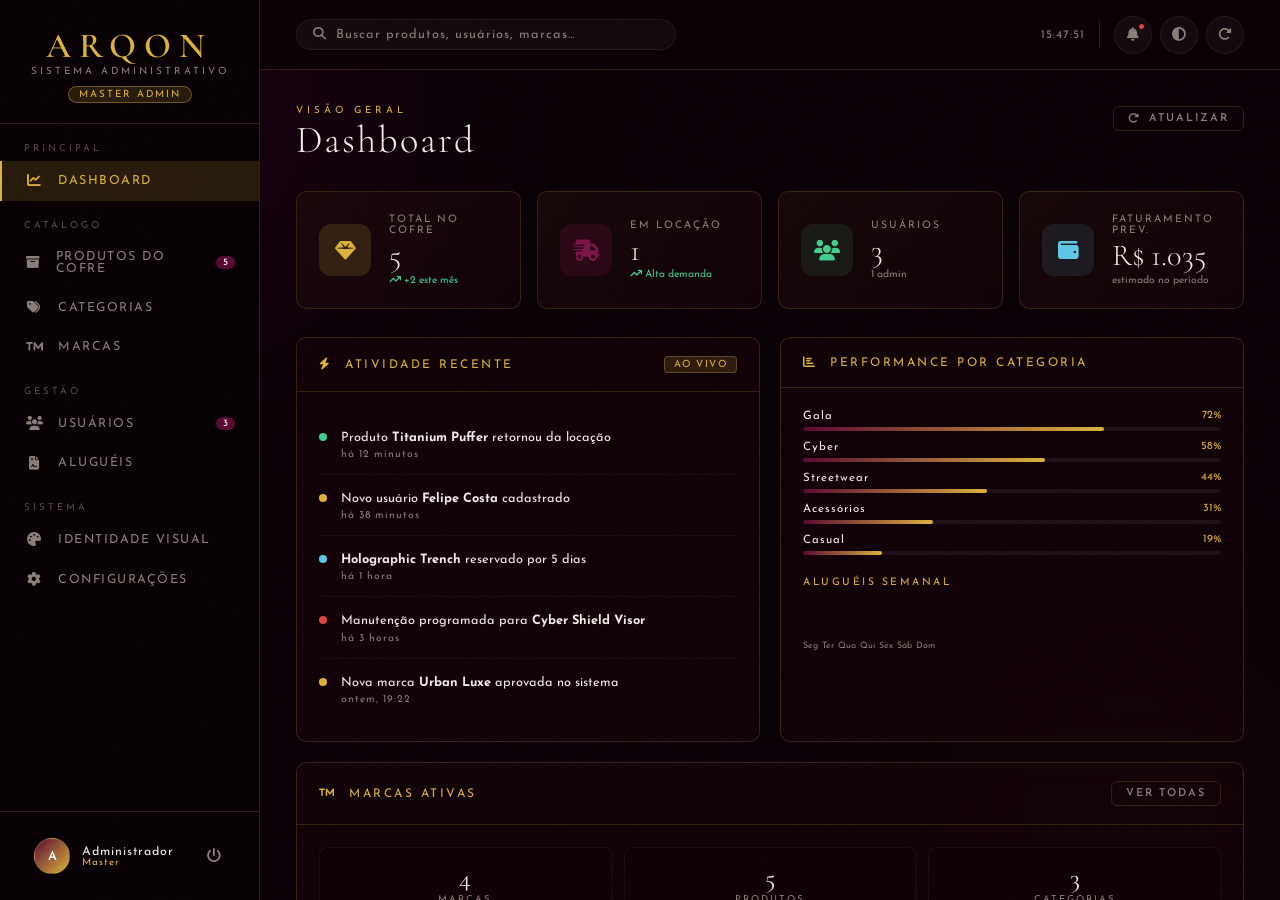
<file: public/admin.html>
<!DOCTYPE html>
<html lang="pt-BR">
<head>
<meta charset="UTF-8">
<meta name="viewport" content="width=device-width, initial-scale=1.0">
<title>ARQON | Painel Administrativo</title>
<link rel="preconnect" href="https://fonts.googleapis.com">
<link rel="preconnect" href="https://fonts.gstatic.com" crossorigin>
<link href="https://fonts.googleapis.com/css2?family=Cormorant+Garamond:ital,wght@0,300;0,400;0,600;1,300&family=Josefin+Sans:wght@300;400;600&display=swap" rel="stylesheet">
<link rel="stylesheet" href="https://cdnjs.cloudflare.com/ajax/libs/font-awesome/6.5.0/css/all.min.css">
<style>
/* ============================================================
   ARQON ADMIN — DESIGN SYSTEM
   Luxury Dark Interface — Cormorant + Josefin Sans
============================================================ */

/* --- CSS VARIABLES (editáveis pelo painel de identidade) --- */
:root {
  --clr-bg:         #0a0107;
  --clr-surface:    #110309;
  --clr-panel:      rgba(20, 3, 10, 0.75);
  --clr-wine:       #5a0a33;
  --clr-wine-light: #7a1247;
  --clr-gold:       #dcb23c;
  --clr-gold-dim:   rgba(220,178,60,0.15);
  --clr-gold-hover: #f0c952;
  --clr-text:       #f2ede8;
  --clr-muted:      #8a7e78;
  --clr-border:     rgba(220,178,60,0.18);
  --clr-danger:     #e04444;
  --clr-success:    #3ecf8e;
  --clr-info:       #5bc8e8;
  --sidebar-w:      260px;
  --topbar-h:       70px;
  --radius:         10px;
  --transition:     0.3s cubic-bezier(0.4,0,0.2,1);
}

/* --- RESET --- */
*, *::before, *::after { margin: 0; padding: 0; box-sizing: border-box; }
html { scroll-behavior: smooth; }

body {
  background: var(--clr-bg);
  color: var(--clr-text);
  font-family: 'Josefin Sans', sans-serif;
  min-height: 100vh;
  overflow: hidden;
}

/* ---- SCROLLBAR ---- */
::-webkit-scrollbar { width: 4px; }
::-webkit-scrollbar-track { background: transparent; }
::-webkit-scrollbar-thumb { background: var(--clr-wine); border-radius: 4px; }

/* ---- NOISE OVERLAY ---- */
body::before {
  content: '';
  position: fixed; inset: 0;
  background-image: url("data:image/svg+xml,%3Csvg viewBox='0 0 256 256' xmlns='http://www.w3.org/2000/svg'%3E%3Cfilter id='noise'%3E%3CfeTurbulence type='fractalNoise' baseFrequency='0.9' numOctaves='4' stitchTiles='stitch'/%3E%3C/filter%3E%3Crect width='100%25' height='100%25' filter='url(%23noise)' opacity='0.03'/%3E%3C/svg%3E");
  pointer-events: none; z-index: 9999; opacity: 0.4;
}

/* ---- GLOW ORBS ---- */
.orb {
  position: fixed; border-radius: 50%;
  filter: blur(120px); pointer-events: none; z-index: 0;
}
.orb-1 { width: 600px; height: 600px; background: radial-gradient(circle, rgba(90,10,51,0.35), transparent 70%); top: -200px; left: -150px; }
.orb-2 { width: 400px; height: 400px; background: radial-gradient(circle, rgba(220,178,60,0.08), transparent 70%); bottom: -100px; right: -50px; }

/* ============================================================
   LAYOUT
============================================================ */
.admin-wrapper {
  display: flex;
  height: 100vh;
  position: relative; z-index: 1;
}

/* ---- SIDEBAR ---- */
.sidebar {
  width: var(--sidebar-w);
  background: rgba(8, 1, 5, 0.95);
  border-right: 1px solid var(--clr-border);
  display: flex; flex-direction: column;
  position: relative; z-index: 10;
  transition: width var(--transition);
  flex-shrink: 0;
}

.sidebar-brand {
  padding: 28px 24px 20px;
  border-bottom: 1px solid var(--clr-border);
  text-align: center;
}
.brand-logo {
  font-family: 'Cormorant Garamond', serif;
  font-size: 2.2rem;
  font-weight: 600;
  color: var(--clr-gold);
  letter-spacing: 8px;
  text-transform: uppercase;
  line-height: 1;
  display: block;
}
.brand-tagline {
  font-size: 0.62rem;
  letter-spacing: 3px;
  color: var(--clr-muted);
  text-transform: uppercase;
  margin-top: 4px;
  display: block;
}
.badge-admin {
  display: inline-block;
  margin-top: 10px;
  background: var(--clr-gold-dim);
  color: var(--clr-gold);
  border: 1px solid rgba(220,178,60,0.4);
  padding: 3px 10px;
  border-radius: 20px;
  font-size: 0.62rem;
  letter-spacing: 2px;
  text-transform: uppercase;
}

.sidebar-section-label {
  font-size: 0.6rem;
  letter-spacing: 3px;
  text-transform: uppercase;
  color: var(--clr-muted);
  padding: 20px 24px 8px;
  opacity: 0.6;
}

.sidebar-nav { flex: 1; overflow-y: auto; padding-bottom: 16px; }

.nav-item {
  display: flex; align-items: center; gap: 14px;
  padding: 13px 24px;
  color: var(--clr-muted);
  text-decoration: none;
  font-size: 0.78rem;
  letter-spacing: 1.5px;
  text-transform: uppercase;
  transition: var(--transition);
  border-left: 2px solid transparent;
  cursor: pointer;
  position: relative;
  user-select: none;
}
.nav-item i { width: 18px; text-align: center; font-size: 0.85rem; transition: var(--transition); }
.nav-item:hover { color: var(--clr-text); background: rgba(255,255,255,0.025); }
.nav-item.active {
  color: var(--clr-gold);
  background: var(--clr-gold-dim);
  border-left-color: var(--clr-gold);
}
.nav-item.active i { color: var(--clr-gold); }
.nav-badge {
  margin-left: auto;
  background: var(--clr-wine);
  color: #fff;
  font-size: 0.6rem;
  padding: 2px 7px;
  border-radius: 10px;
  letter-spacing: 0;
}

.sidebar-footer {
  padding: 16px 24px;
  border-top: 1px solid var(--clr-border);
}
.sidebar-user {
  display: flex; align-items: center; gap: 12px;
  padding: 10px;
  border-radius: var(--radius);
  transition: var(--transition);
  cursor: pointer;
}
.sidebar-user:hover { background: rgba(255,255,255,0.04); }
.user-avatar {
  width: 36px; height: 36px; border-radius: 50%;
  background: linear-gradient(135deg, var(--clr-wine), var(--clr-gold));
  display: flex; align-items: center; justify-content: center;
  font-size: 0.8rem; font-weight: 600; color: #fff;
  border: 1px solid rgba(220,178,60,0.3);
  flex-shrink: 0;
}
.user-info { flex: 1; min-width: 0; }
.user-name { font-size: 0.78rem; color: var(--clr-text); letter-spacing: 1px; white-space: nowrap; overflow: hidden; text-overflow: ellipsis; }
.user-role { font-size: 0.62rem; color: var(--clr-gold); letter-spacing: 1px; }
.logout-btn {
  background: none; border: none; cursor: pointer;
  color: var(--clr-muted); font-size: 0.9rem;
  transition: var(--transition); padding: 4px;
}
.logout-btn:hover { color: var(--clr-danger); }

/* ---- MAIN AREA ---- */
.main-area {
  flex: 1;
  display: flex; flex-direction: column;
  overflow: hidden;
}

/* ---- TOPBAR ---- */
.topbar {
  height: var(--topbar-h);
  background: rgba(10,1,6,0.8);
  backdrop-filter: blur(20px);
  border-bottom: 1px solid var(--clr-border);
  display: flex; align-items: center;
  padding: 0 36px; gap: 20px;
  flex-shrink: 0; position: relative; z-index: 5;
}
.topbar-search {
  display: flex; align-items: center; gap: 10px;
  background: rgba(255,255,255,0.04);
  border: 1px solid rgba(255,255,255,0.07);
  border-radius: 20px;
  padding: 8px 16px;
  flex: 1; max-width: 380px;
  transition: var(--transition);
}
.topbar-search:focus-within {
  border-color: rgba(220,178,60,0.3);
  background: rgba(220,178,60,0.04);
}
.topbar-search i { color: var(--clr-muted); font-size: 0.8rem; }
.topbar-search input {
  background: none; border: none; outline: none;
  color: var(--clr-text); font-family: 'Josefin Sans', sans-serif;
  font-size: 0.8rem; letter-spacing: 1px; width: 100%;
}
.topbar-search input::placeholder { color: var(--clr-muted); }

.topbar-actions { display: flex; align-items: center; gap: 8px; margin-left: auto; }
.topbar-btn {
  width: 38px; height: 38px;
  background: rgba(255,255,255,0.04);
  border: 1px solid rgba(255,255,255,0.07);
  border-radius: 50%; color: var(--clr-muted);
  display: flex; align-items: center; justify-content: center;
  cursor: pointer; transition: var(--transition); font-size: 0.85rem;
  position: relative;
}
.topbar-btn:hover { color: var(--clr-gold); border-color: var(--clr-border); }
.notif-dot {
  position: absolute; top: 6px; right: 6px;
  width: 7px; height: 7px; border-radius: 50%;
  background: var(--clr-danger); border: 1px solid var(--clr-bg);
}
.topbar-divider { width: 1px; height: 28px; background: var(--clr-border); margin: 0 6px; }
.topbar-time { font-size: 0.72rem; color: var(--clr-muted); letter-spacing: 1px; white-space: nowrap; }

/* ---- CONTENT AREA ---- */
.content-area {
  flex: 1; overflow-y: auto;
  padding: 36px;
}

.page { display: none; animation: fadeUp 0.4s ease; }
.page.active { display: block; }

@keyframes fadeUp {
  from { opacity: 0; transform: translateY(16px); }
  to { opacity: 1; transform: translateY(0); }
}

/* ---- PAGE HEADER ---- */
.page-header {
  display: flex; align-items: flex-start; justify-content: space-between;
  margin-bottom: 32px;
}
.page-title-group {}
.page-eyebrow {
  font-size: 0.62rem; letter-spacing: 4px; text-transform: uppercase;
  color: var(--clr-gold); margin-bottom: 6px;
}
.page-title {
  font-family: 'Cormorant Garamond', serif;
  font-size: 2.4rem; font-weight: 300;
  color: var(--clr-text); letter-spacing: 2px; line-height: 1;
}
.page-actions { display: flex; gap: 10px; align-items: center; }

/* ============================================================
   COMPONENTES
============================================================ */

/* ---- GLASS CARD ---- */
.card {
  background: var(--clr-panel);
  backdrop-filter: blur(20px);
  border: 1px solid var(--clr-border);
  border-radius: var(--radius);
}

/* ---- BOTÕES ---- */
.btn {
  display: inline-flex; align-items: center; gap: 8px;
  padding: 10px 22px;
  border-radius: 6px;
  font-family: 'Josefin Sans', sans-serif;
  font-size: 0.75rem; letter-spacing: 2px; text-transform: uppercase;
  font-weight: 600; cursor: pointer; transition: var(--transition);
  border: none; text-decoration: none;
}
.btn-gold {
  background: var(--clr-gold); color: #000;
}
.btn-gold:hover { background: var(--clr-gold-hover); transform: translateY(-1px); box-shadow: 0 6px 20px rgba(220,178,60,0.3); }
.btn-outline {
  background: transparent;
  border: 1px solid var(--clr-border);
  color: var(--clr-muted);
}
.btn-outline:hover { border-color: var(--clr-gold); color: var(--clr-gold); }
.btn-danger { background: rgba(224,68,68,0.1); border: 1px solid rgba(224,68,68,0.3); color: var(--clr-danger); }
.btn-danger:hover { background: rgba(224,68,68,0.2); }
.btn-sm { padding: 6px 14px; font-size: 0.68rem; }
.btn-icon { padding: 8px; border-radius: 6px; }

/* ---- GRID METRICS ---- */
.metrics-row {
  display: grid;
  grid-template-columns: repeat(auto-fit, minmax(200px, 1fr));
  gap: 16px;
  margin-bottom: 28px;
}
.metric-card {
  padding: 22px;
  display: flex; align-items: center; gap: 18px;
  transition: var(--transition);
  position: relative; overflow: hidden;
}
.metric-card::after {
  content: ''; position: absolute; inset: 0;
  background: linear-gradient(135deg, rgba(220,178,60,0.03), transparent);
  pointer-events: none;
}
.metric-card:hover { transform: translateY(-3px); border-color: rgba(220,178,60,0.35); }
.metric-icon-wrap {
  width: 52px; height: 52px;
  border-radius: 12px;
  background: var(--clr-gold-dim);
  display: flex; align-items: center; justify-content: center;
  font-size: 1.3rem; color: var(--clr-gold); flex-shrink: 0;
}
.metric-icon-wrap.wine { background: rgba(90,10,51,0.3); color: var(--clr-wine-light); }
.metric-icon-wrap.info { background: rgba(91,200,232,0.1); color: var(--clr-info); }
.metric-icon-wrap.success { background: rgba(62,207,142,0.1); color: var(--clr-success); }
.metric-body { flex: 1; min-width: 0; }
.metric-label { font-size: 0.65rem; letter-spacing: 2px; text-transform: uppercase; color: var(--clr-muted); margin-bottom: 5px; }
.metric-value { font-size: 1.9rem; font-family: 'Cormorant Garamond', serif; font-weight: 300; color: var(--clr-text); line-height: 1; }
.metric-sub { font-size: 0.65rem; color: var(--clr-muted); margin-top: 3px; }
.metric-trend { font-size: 0.68rem; display: flex; align-items: center; gap: 4px; }
.trend-up { color: var(--clr-success); }
.trend-down { color: var(--clr-danger); }

/* ---- GRID 2/3 COLS ---- */
.grid-2 { display: grid; grid-template-columns: 1fr 1fr; gap: 20px; margin-bottom: 20px; }
.grid-3 { display: grid; grid-template-columns: 1fr 1fr 1fr; gap: 20px; margin-bottom: 20px; }
.col-span-2 { grid-column: span 2; }

/* ---- SECTION TITLE (inside card) ---- */
.card-header {
  display: flex; align-items: center; justify-content: space-between;
  padding: 18px 22px;
  border-bottom: 1px solid var(--clr-border);
}
.card-title {
  font-size: 0.75rem; letter-spacing: 2.5px; text-transform: uppercase;
  color: var(--clr-gold);
}
.card-body { padding: 22px; }

/* ---- TABLE ---- */
.table-wrap { overflow-x: auto; }
table { width: 100%; border-collapse: collapse; }
thead th {
  font-size: 0.65rem; letter-spacing: 2.5px; text-transform: uppercase;
  color: var(--clr-muted);
  padding: 12px 16px;
  border-bottom: 1px solid var(--clr-border);
  text-align: left; white-space: nowrap;
}
tbody td {
  padding: 14px 16px;
  font-size: 0.82rem;
  border-bottom: 1px solid rgba(255,255,255,0.04);
  vertical-align: middle;
}
tbody tr:hover td { background: rgba(255,255,255,0.02); }
tbody tr:last-child td { border-bottom: none; }

.product-thumb {
  width: 42px; height: 42px; border-radius: 8px;
  object-fit: cover;
  border: 1px solid var(--clr-border);
  background: var(--clr-gold-dim);
  display: flex; align-items: center; justify-content: center;
  font-size: 1.1rem; color: var(--clr-gold);
  flex-shrink: 0;
}
.product-name-cell { display: flex; align-items: center; gap: 12px; }
.product-name { font-size: 0.82rem; color: var(--clr-text); }
.product-brand { font-size: 0.65rem; color: var(--clr-muted); letter-spacing: 1px; }

.status-pill {
  display: inline-flex; align-items: center; gap: 5px;
  padding: 4px 10px; border-radius: 20px;
  font-size: 0.62rem; letter-spacing: 1.5px; text-transform: uppercase; font-weight: 600;
}
.status-pill::before { content: ''; width: 5px; height: 5px; border-radius: 50%; }
.s-disponivel { background: rgba(62,207,142,0.1); color: var(--clr-success); border: 1px solid rgba(62,207,142,0.25); }
.s-disponivel::before { background: var(--clr-success); }
.s-alugado { background: rgba(224,68,68,0.1); color: var(--clr-danger); border: 1px solid rgba(224,68,68,0.25); }
.s-alugado::before { background: var(--clr-danger); }
.s-manutencao { background: rgba(220,178,60,0.1); color: var(--clr-gold); border: 1px solid rgba(220,178,60,0.25); }
.s-manutencao::before { background: var(--clr-gold); }
.s-ativo { background: rgba(62,207,142,0.1); color: var(--clr-success); border: 1px solid rgba(62,207,142,0.25); }
.s-ativo::before { background: var(--clr-success); }
.s-inativo { background: rgba(138,126,120,0.15); color: var(--clr-muted); border: 1px solid rgba(138,126,120,0.25); }
.s-inativo::before { background: var(--clr-muted); }
.s-bloqueado { background: rgba(224,68,68,0.1); color: var(--clr-danger); border: 1px solid rgba(224,68,68,0.25); }
.s-bloqueado::before { background: var(--clr-danger); }

.role-pill {
  display: inline-block;
  padding: 3px 9px; border-radius: 4px;
  font-size: 0.62rem; letter-spacing: 1.5px; text-transform: uppercase;
}
.role-admin { background: rgba(220,178,60,0.15); color: var(--clr-gold); border: 1px solid rgba(220,178,60,0.3); }
.role-user { background: rgba(91,200,232,0.1); color: var(--clr-info); border: 1px solid rgba(91,200,232,0.2); }
.role-editor { background: rgba(90,10,51,0.3); color: var(--clr-wine-light); border: 1px solid rgba(122,18,71,0.4); }

.tbl-action-btn {
  background: none; border: none; cursor: pointer;
  color: var(--clr-muted); font-size: 0.85rem;
  padding: 5px; border-radius: 5px; transition: var(--transition);
  margin-right: 2px;
}
.tbl-action-btn:hover { color: var(--clr-gold); background: var(--clr-gold-dim); }
.tbl-action-btn.del:hover { color: var(--clr-danger); background: rgba(224,68,68,0.1); }

/* ---- FORM ELEMENTS ---- */
.form-label {
  display: block;
  font-size: 0.65rem; letter-spacing: 2px; text-transform: uppercase;
  color: var(--clr-gold); margin-bottom: 8px;
}
.form-input, .form-select, .form-textarea {
  width: 100%;
  background: rgba(0,0,0,0.3);
  border: 1px solid rgba(255,255,255,0.08);
  border-radius: 6px;
  padding: 11px 14px;
  color: var(--clr-text);
  font-family: 'Josefin Sans', sans-serif;
  font-size: 0.82rem; letter-spacing: 0.5px;
  outline: none; transition: var(--transition);
  -webkit-appearance: none;
}
.form-input:focus, .form-select:focus, .form-textarea:focus {
  border-color: rgba(220,178,60,0.4);
  background: rgba(220,178,60,0.03);
  box-shadow: 0 0 0 3px rgba(220,178,60,0.06);
}
.form-select option { background: #110309; }
.form-textarea { resize: vertical; min-height: 90px; }
.form-row { display: grid; gap: 16px; margin-bottom: 16px; }
.form-row.cols-2 { grid-template-columns: 1fr 1fr; }
.form-row.cols-3 { grid-template-columns: 1fr 1fr 1fr; }
.form-row.cols-1 { grid-template-columns: 1fr; }
.form-group { display: flex; flex-direction: column; }

/* ---- MODAL ---- */
.modal-overlay {
  position: fixed; inset: 0;
  background: rgba(0,0,0,0.85);
  backdrop-filter: blur(8px);
  z-index: 100;
  display: flex; align-items: center; justify-content: center;
  opacity: 0; pointer-events: none; transition: opacity var(--transition);
  padding: 20px;
}
.modal-overlay.open { opacity: 1; pointer-events: all; }
.modal-box {
  background: linear-gradient(145deg, #130208, #0d0106);
  border: 1px solid var(--clr-border);
  border-radius: 14px;
  width: 100%; max-width: 680px;
  max-height: 90vh; overflow-y: auto;
  transform: scale(0.94) translateY(16px);
  transition: transform var(--transition);
  position: relative;
}
.modal-overlay.open .modal-box { transform: scale(1) translateY(0); }
.modal-header {
  padding: 24px 28px 20px;
  border-bottom: 1px solid var(--clr-border);
  display: flex; align-items: flex-start; justify-content: space-between;
}
.modal-title {
  font-family: 'Cormorant Garamond', serif;
  font-size: 1.7rem; font-weight: 300; color: var(--clr-text);
  letter-spacing: 1px;
}
.modal-subtitle { font-size: 0.68rem; color: var(--clr-muted); letter-spacing: 1.5px; margin-top: 3px; }
.modal-close {
  background: none; border: none; color: var(--clr-muted);
  font-size: 1.1rem; cursor: pointer; transition: var(--transition); padding: 4px;
}
.modal-close:hover { color: var(--clr-danger); }
.modal-body { padding: 28px; }
.modal-footer {
  padding: 20px 28px;
  border-top: 1px solid var(--clr-border);
  display: flex; justify-content: flex-end; gap: 10px;
}

/* ---- ACTIVITY LIST ---- */
.activity-list { display: flex; flex-direction: column; gap: 0; }
.activity-item {
  display: flex; align-items: flex-start; gap: 14px;
  padding: 14px 0;
  border-bottom: 1px solid rgba(255,255,255,0.04);
}
.activity-item:last-child { border-bottom: none; }
.activity-dot {
  width: 8px; height: 8px; border-radius: 50%;
  margin-top: 5px; flex-shrink: 0;
}
.dot-gold { background: var(--clr-gold); }
.dot-green { background: var(--clr-success); }
.dot-red { background: var(--clr-danger); }
.dot-info { background: var(--clr-info); }
.activity-content { flex: 1; }
.activity-text { font-size: 0.8rem; color: var(--clr-text); line-height: 1.5; }
.activity-time { font-size: 0.65rem; color: var(--clr-muted); margin-top: 2px; letter-spacing: 1px; }

/* ---- MINI CHART BAR ---- */
.mini-bars { display: flex; align-items: flex-end; gap: 4px; height: 50px; padding-top: 8px; }
.mini-bar {
  flex: 1; background: var(--clr-gold-dim); border-radius: 3px 3px 0 0;
  transition: var(--transition); position: relative;
}
.mini-bar:hover { background: rgba(220,178,60,0.35); }
.mini-bar-label { font-size: 0.55rem; color: var(--clr-muted); text-align: center; margin-top: 4px; }

/* ---- COLOR EDITOR ---- */
.color-editor-grid {
  display: grid; grid-template-columns: repeat(auto-fill, minmax(260px, 1fr));
  gap: 16px; margin-bottom: 20px;
}
.color-swatch-card {
  padding: 16px;
  display: flex; align-items: center; gap: 14px;
  transition: var(--transition);
}
.color-swatch-card:hover { border-color: rgba(220,178,60,0.35); }
.swatch-preview {
  width: 44px; height: 44px; border-radius: 10px;
  border: 1px solid rgba(255,255,255,0.1);
  cursor: pointer; flex-shrink: 0;
  transition: var(--transition); position: relative;
}
.swatch-preview input[type="color"] {
  position: absolute; inset: 0; opacity: 0; cursor: pointer; border: none; padding: 0; width: 100%; height: 100%;
}
.swatch-preview:hover { transform: scale(1.08); }
.swatch-info { flex: 1; min-width: 0; }
.swatch-name { font-size: 0.72rem; letter-spacing: 1.5px; text-transform: uppercase; color: var(--clr-text); margin-bottom: 3px; }
.swatch-value { font-size: 0.68rem; color: var(--clr-muted); font-family: monospace; letter-spacing: 1px; }
.swatch-reset { background: none; border: none; color: var(--clr-muted); font-size: 0.75rem; cursor: pointer; transition: var(--transition); padding: 4px; }
.swatch-reset:hover { color: var(--clr-gold); }

.preset-bar { display: flex; gap: 10px; flex-wrap: wrap; margin-bottom: 20px; }
.preset-chip {
  padding: 8px 16px; border-radius: 20px;
  font-size: 0.65rem; letter-spacing: 2px; text-transform: uppercase;
  border: 1px solid var(--clr-border); background: transparent;
  color: var(--clr-muted); cursor: pointer; transition: var(--transition);
  font-family: 'Josefin Sans', sans-serif;
}
.preset-chip:hover { border-color: var(--clr-gold); color: var(--clr-gold); }
.preset-chip.active { background: var(--clr-gold-dim); color: var(--clr-gold); border-color: var(--clr-gold); }

/* ---- TAG ---- */
.tag {
  display: inline-block;
  padding: 3px 9px; border-radius: 4px;
  font-size: 0.62rem; letter-spacing: 1.5px; text-transform: uppercase;
  background: rgba(255,255,255,0.06); color: var(--clr-muted);
  border: 1px solid rgba(255,255,255,0.08);
}
.tag-gold { background: var(--clr-gold-dim); color: var(--clr-gold); border-color: rgba(220,178,60,0.3); }

/* ---- TOAST ---- */
.toast-container { position: fixed; bottom: 28px; right: 28px; z-index: 9998; display: flex; flex-direction: column; gap: 10px; }
.toast {
  padding: 14px 20px; border-radius: 8px; min-width: 240px;
  display: flex; align-items: center; gap: 12px;
  font-size: 0.78rem; letter-spacing: 0.5px;
  animation: slideInRight 0.3s ease;
  backdrop-filter: blur(20px);
}
.toast-success { background: rgba(62,207,142,0.15); border: 1px solid rgba(62,207,142,0.3); color: var(--clr-success); }
.toast-error { background: rgba(224,68,68,0.15); border: 1px solid rgba(224,68,68,0.3); color: var(--clr-danger); }
.toast-info { background: rgba(220,178,60,0.1); border: 1px solid rgba(220,178,60,0.2); color: var(--clr-gold); }
@keyframes slideInRight { from { opacity: 0; transform: translateX(30px); } to { opacity: 1; transform: translateX(0); } }

/* ---- RANGE SLIDER ---- */
input[type="range"] {
  -webkit-appearance: none;
  width: 100%; height: 4px;
  background: rgba(255,255,255,0.1); border-radius: 4px; outline: none;
}
input[type="range"]::-webkit-slider-thumb {
  -webkit-appearance: none;
  width: 16px; height: 16px; border-radius: 50%;
  background: var(--clr-gold); cursor: pointer;
  border: 2px solid var(--clr-bg);
}

/* ---- TOGGLE ---- */
.toggle-wrap { display: flex; align-items: center; gap: 10px; }
.toggle {
  width: 40px; height: 22px; border-radius: 11px;
  background: rgba(255,255,255,0.1); border: 1px solid rgba(255,255,255,0.1);
  position: relative; cursor: pointer; transition: var(--transition);
  flex-shrink: 0;
}
.toggle.on { background: var(--clr-gold-dim); border-color: rgba(220,178,60,0.4); }
.toggle::after {
  content: ''; position: absolute; top: 2px; left: 2px;
  width: 16px; height: 16px; border-radius: 50%;
  background: var(--clr-muted); transition: var(--transition);
}
.toggle.on::after { transform: translateX(18px); background: var(--clr-gold); }
.toggle-label { font-size: 0.75rem; color: var(--clr-text); letter-spacing: 1px; }

/* ---- SEARCH BAR (inside page) ---- */
.filter-bar {
  display: flex; gap: 10px; margin-bottom: 20px;
  flex-wrap: wrap; align-items: center;
}
.filter-input-wrap {
  display: flex; align-items: center; gap: 8px;
  background: rgba(0,0,0,0.3); border: 1px solid var(--clr-border);
  border-radius: 6px; padding: 9px 14px; flex: 1; min-width: 200px;
}
.filter-input-wrap i { color: var(--clr-muted); font-size: 0.8rem; }
.filter-input-wrap input {
  background: none; border: none; outline: none;
  color: var(--clr-text); font-family: 'Josefin Sans', sans-serif;
  font-size: 0.8rem; width: 100%;
}
.filter-select {
  background: rgba(0,0,0,0.3); border: 1px solid var(--clr-border);
  border-radius: 6px; padding: 9px 14px;
  color: var(--clr-text); font-family: 'Josefin Sans', sans-serif;
  font-size: 0.78rem; outline: none; cursor: pointer;
}
.filter-select option { background: #130208; }

/* ---- STAT MINI ---- */
.stat-row { display: grid; grid-template-columns: repeat(3, 1fr); gap: 12px; margin-bottom: 16px; }
.stat-mini {
  padding: 14px 16px; text-align: center;
  border-radius: 8px; background: rgba(0,0,0,0.2);
  border: 1px solid rgba(255,255,255,0.05);
}
.stat-mini-val { font-family: 'Cormorant Garamond', serif; font-size: 1.6rem; color: var(--clr-text); }
.stat-mini-lbl { font-size: 0.6rem; letter-spacing: 2px; color: var(--clr-muted); text-transform: uppercase; margin-top: 2px; }

/* ---- EMPTY STATE ---- */
.empty-state {
  text-align: center; padding: 50px 20px;
  color: var(--clr-muted);
}
.empty-state i { font-size: 2.5rem; margin-bottom: 14px; display: block; color: var(--clr-border); }
.empty-state p { font-size: 0.82rem; letter-spacing: 1px; }

/* ---- ROLE SELECTOR ---- */
.role-select-grid { display: flex; gap: 10px; flex-wrap: wrap; }
.role-option {
  flex: 1; min-width: 100px;
  padding: 12px; border-radius: 8px;
  border: 1px solid var(--clr-border);
  background: transparent; cursor: pointer;
  text-align: center; transition: var(--transition);
  font-family: 'Josefin Sans', sans-serif;
}
.role-option:hover { border-color: var(--clr-gold); background: var(--clr-gold-dim); }
.role-option.selected { border-color: var(--clr-gold); background: var(--clr-gold-dim); }
.role-option i { display: block; font-size: 1.2rem; margin-bottom: 5px; color: var(--clr-muted); }
.role-option.selected i { color: var(--clr-gold); }
.role-option-label { font-size: 0.65rem; letter-spacing: 1.5px; text-transform: uppercase; color: var(--clr-muted); }
.role-option.selected .role-option-label { color: var(--clr-gold); }

/* ---- CATEGORY CHIPS ---- */
.cat-chips { display: flex; flex-wrap: wrap; gap: 8px; margin-bottom: 20px; }
.cat-chip {
  padding: 6px 14px; border-radius: 20px;
  font-size: 0.65rem; letter-spacing: 2px; text-transform: uppercase;
  border: 1px solid var(--clr-border); background: transparent;
  color: var(--clr-muted); cursor: pointer; transition: var(--transition);
  font-family: 'Josefin Sans', sans-serif;
}
.cat-chip:hover { border-color: var(--clr-gold); color: var(--clr-gold); }
.cat-chip.active { background: var(--clr-gold-dim); color: var(--clr-gold); border-color: var(--clr-gold); }

/* ---- PROGRESS BAR ---- */
.progress-wrap { margin-bottom: 10px; }
.progress-header { display: flex; justify-content: space-between; margin-bottom: 5px; }
.progress-name { font-size: 0.72rem; color: var(--clr-text); letter-spacing: 1px; }
.progress-pct { font-size: 0.68rem; color: var(--clr-gold); }
.progress-track { height: 4px; background: rgba(255,255,255,0.06); border-radius: 4px; overflow: hidden; }
.progress-fill { height: 100%; border-radius: 4px; background: linear-gradient(90deg, var(--clr-wine), var(--clr-gold)); transition: width 0.8s ease; }

/* ---- SETTINGS PAGE ---- */
.settings-grid { display: grid; grid-template-columns: 220px 1fr; gap: 20px; }
.settings-nav .card { padding: 8px 0; }
.settings-nav-item {
  display: flex; align-items: center; gap: 10px;
  padding: 11px 20px;
  font-size: 0.75rem; letter-spacing: 1.5px; text-transform: uppercase;
  color: var(--clr-muted); cursor: pointer; transition: var(--transition);
  border-left: 2px solid transparent;
}
.settings-nav-item:hover { color: var(--clr-text); background: rgba(255,255,255,0.02); }
.settings-nav-item.active { color: var(--clr-gold); border-left-color: var(--clr-gold); background: var(--clr-gold-dim); }

/* ---- SKELETON ---- */
.skeleton { background: linear-gradient(90deg, rgba(255,255,255,0.04) 25%, rgba(255,255,255,0.07) 50%, rgba(255,255,255,0.04) 75%); background-size: 200% 100%; animation: shimmer 1.5s infinite; border-radius: 4px; }
@keyframes shimmer { 0% { background-position: -200% 0; } 100% { background-position: 200% 0; } }

/* ---- CONFIRM DIALOG ---- */
.confirm-icon { width: 56px; height: 56px; border-radius: 50%; background: rgba(224,68,68,0.1); border: 1px solid rgba(224,68,68,0.2); display: flex; align-items: center; justify-content: center; font-size: 1.5rem; color: var(--clr-danger); margin: 0 auto 16px; }

/* ============================================================
   RESPONSIVE (basic)
============================================================ */
@media (max-width: 1100px) {
  .grid-2, .grid-3 { grid-template-columns: 1fr; }
  .col-span-2 { grid-column: span 1; }
}
@media (max-width: 768px) {
  .sidebar { display: none; }
  .content-area { padding: 20px; }
  .settings-grid { grid-template-columns: 1fr; }
  .form-row.cols-2, .form-row.cols-3 { grid-template-columns: 1fr; }
}
</style>
</head>
<body>

<!-- AMBIENT ORBS -->
<div class="orb orb-1"></div>
<div class="orb orb-2"></div>

<!-- TOAST CONTAINER -->
<div class="toast-container" id="toastContainer"></div>

<!-- ======== MODAL: PRODUTO ======== -->
<div class="modal-overlay" id="modalProduto">
  <div class="modal-box">
    <div class="modal-header">
      <div>
        <div class="modal-title" id="modalProdutoTitle">Nova Peça</div>
        <div class="modal-subtitle">GERENCIAMENTO DO COFRE</div>
      </div>
      <button class="modal-close" onclick="closeModal('modalProduto')"><i class="fa-solid fa-xmark"></i></button>
    </div>
    <div class="modal-body">
      <div class="form-row cols-2">
        <div class="form-group">
          <label class="form-label">Nome da Peça</label>
          <input type="text" class="form-input" id="prodNome" placeholder="Ex: Liquid Obsidian Gown">
        </div>
        <div class="form-group">
          <label class="form-label">Marca</label>
          <select class="form-select" id="prodMarca">
            <option value="">Selecionar marca…</option>
            <option value="1">ARQON Studio</option>
            <option value="2">Vanta Atelier</option>
            <option value="3">Neo Silk</option>
            <option value="4">Urban Luxe</option>
          </select>
        </div>
      </div>
      <div class="form-row cols-1">
        <div class="form-group">
          <label class="form-label">Descrição</label>
          <textarea class="form-textarea" id="prodDesc" placeholder="Descreva a peça, seus materiais e detalhes…"></textarea>
        </div>
      </div>
      <div class="form-row cols-3">
        <div class="form-group">
          <label class="form-label">Tamanho</label>
          <select class="form-select" id="prodTamanho">
            <option>P</option><option>M</option><option>G</option><option>GG</option>
            <option>XS</option><option>XL</option><option>One Size</option>
          </select>
        </div>
        <div class="form-group">
          <label class="form-label">Categoria</label>
          <select class="form-select" id="prodCategoria">
            <option>Gala</option><option>Streetwear</option><option>Casual</option>
            <option>Acessórios</option><option>Cyber</option>
          </select>
        </div>
        <div class="form-group">
          <label class="form-label">Status</label>
          <select class="form-select" id="prodStatus">
            <option value="disponivel">Disponível</option>
            <option value="alugado">Alugado</option>
            <option value="manutencao">Manutenção</option>
          </select>
        </div>
      </div>
      <div class="form-row cols-2">
        <div class="form-group">
          <label class="form-label">Valor Diária (R$)</label>
          <input type="number" class="form-input" id="prodDiaria" placeholder="0.00" step="0.01">
        </div>
        <div class="form-group">
          <label class="form-label">Valor de Reposição (R$)</label>
          <input type="number" class="form-input" id="prodReposicao" placeholder="0.00" step="0.01">
        </div>
      </div>
      <div class="form-row cols-1">
        <div class="form-group">
          <label class="form-label">Material</label>
          <input type="text" class="form-input" id="prodMaterial" placeholder="Ex: Seda, Viscose, Poliéster…">
        </div>
      </div>
      <div class="form-row cols-2">
        <div class="form-group">
          <label class="form-label">URL da Imagem</label>
          <input type="text" class="form-input" id="prodImagem" placeholder="https://…">
        </div>
        <div class="form-group">
          <label class="form-label">Arquivo 3D (.glb)</label>
          <input type="text" class="form-input" id="prodGlb" placeholder="assets/obj3d/…">
        </div>
      </div>
    </div>
    <div class="modal-footer">
      <button class="btn btn-outline" onclick="closeModal('modalProduto')">Cancelar</button>
      <button class="btn btn-gold" onclick="saveProduto()"><i class="fa-solid fa-floppy-disk"></i> Salvar Peça</button>
    </div>
  </div>
</div>

<!-- ======== MODAL: USUÁRIO ======== -->
<div class="modal-overlay" id="modalUsuario">
  <div class="modal-box">
    <div class="modal-header">
      <div>
        <div class="modal-title" id="modalUsuarioTitle">Novo Usuário</div>
        <div class="modal-subtitle">GESTÃO DE ACESSO</div>
      </div>
      <button class="modal-close" onclick="closeModal('modalUsuario')"><i class="fa-solid fa-xmark"></i></button>
    </div>
    <div class="modal-body">
      <div class="form-row cols-2">
        <div class="form-group">
          <label class="form-label">Nome Completo</label>
          <input type="text" class="form-input" id="userNome" placeholder="Nome do usuário">
        </div>
        <div class="form-group">
          <label class="form-label">E-mail</label>
          <input type="email" class="form-input" id="userEmail" placeholder="email@exemplo.com">
        </div>
      </div>
      <div class="form-row cols-2">
        <div class="form-group">
          <label class="form-label">Senha</label>
          <input type="password" class="form-input" id="userSenha" placeholder="Mínimo 8 caracteres">
        </div>
        <div class="form-group">
          <label class="form-label">Status</label>
          <select class="form-select" id="userStatus">
            <option value="ativo">Ativo</option>
            <option value="inativo">Inativo</option>
            <option value="bloqueado">Bloqueado</option>
          </select>
        </div>
      </div>
      <div class="form-group" style="margin-bottom:16px">
        <label class="form-label" style="margin-bottom:12px">Perfil / Cargo</label>
        <div class="role-select-grid" id="roleSelectGrid">
          <div class="role-option" data-role="user" onclick="selectRole(this)">
            <i class="fa-solid fa-user"></i>
            <div class="role-option-label">Usuário</div>
          </div>
          <div class="role-option" data-role="editor" onclick="selectRole(this)">
            <i class="fa-solid fa-pen-nib"></i>
            <div class="role-option-label">Editor</div>
          </div>
          <div class="role-option" data-role="admin" onclick="selectRole(this)">
            <i class="fa-solid fa-crown"></i>
            <div class="role-option-label">Admin</div>
          </div>
        </div>
      </div>
    </div>
    <div class="modal-footer">
      <button class="btn btn-outline" onclick="closeModal('modalUsuario')">Cancelar</button>
      <button class="btn btn-gold" onclick="saveUsuario()"><i class="fa-solid fa-user-plus"></i> Salvar Usuário</button>
    </div>
  </div>
</div>

<!-- ======== MODAL: CONFIRMAÇÃO ======== -->
<div class="modal-overlay" id="modalConfirm">
  <div class="modal-box" style="max-width:420px">
    <div class="modal-body" style="text-align:center;padding:36px 28px">
      <div class="confirm-icon"><i class="fa-solid fa-triangle-exclamation"></i></div>
      <div class="modal-title" style="font-size:1.4rem;margin-bottom:8px" id="confirmTitle">Confirmar ação</div>
      <p style="font-size:0.8rem;color:var(--clr-muted);letter-spacing:0.5px" id="confirmText">Tem certeza que deseja continuar?</p>
    </div>
    <div class="modal-footer" style="justify-content:center;gap:14px">
      <button class="btn btn-outline" onclick="closeModal('modalConfirm')">Cancelar</button>
      <button class="btn btn-danger" id="confirmAction">Confirmar</button>
    </div>
  </div>
</div>

<!-- ============================================================
   MAIN WRAPPER
============================================================ -->
<div class="admin-wrapper">

  <!-- ======== SIDEBAR ======== -->
  <aside class="sidebar">
    <div class="sidebar-brand">
      <span class="brand-logo">ARQON</span>
      <span class="brand-tagline">Sistema Administrativo</span>
      <span class="badge-admin">Master Admin</span>
    </div>

    <nav class="sidebar-nav">
      <div class="sidebar-section-label">Principal</div>
      <a class="nav-item active" data-page="dashboard" onclick="navigateTo('dashboard', this)">
        <i class="fa-solid fa-chart-line"></i> Dashboard
      </a>

      <div class="sidebar-section-label">Catálogo</div>
      <a class="nav-item" data-page="produtos" onclick="navigateTo('produtos', this)">
        <i class="fa-solid fa-box-archive"></i> Produtos do Cofre
        <span class="nav-badge" id="sbProdCount">5</span>
      </a>
      <a class="nav-item" data-page="categorias" onclick="navigateTo('categorias', this)">
        <i class="fa-solid fa-tags"></i> Categorias
      </a>
      <a class="nav-item" data-page="marcas" onclick="navigateTo('marcas', this)">
        <i class="fa-solid fa-trademark"></i> Marcas
      </a>

      <div class="sidebar-section-label">Gestão</div>
      <a class="nav-item" data-page="usuarios" onclick="navigateTo('usuarios', this)">
        <i class="fa-solid fa-users"></i> Usuários
        <span class="nav-badge" id="sbUserCount">3</span>
      </a>
      <a class="nav-item" data-page="alugueis" onclick="navigateTo('alugueis', this)">
        <i class="fa-solid fa-file-contract"></i> Aluguéis
      </a>

      <div class="sidebar-section-label">Sistema</div>
      <a class="nav-item" data-page="identidade" onclick="navigateTo('identidade', this)">
        <i class="fa-solid fa-palette"></i> Identidade Visual
      </a>
      <a class="nav-item" data-page="configuracoes" onclick="navigateTo('configuracoes', this)">
        <i class="fa-solid fa-gear"></i> Configurações
      </a>
    </nav>

    <div class="sidebar-footer">
      <div class="sidebar-user">
        <div class="user-avatar">A</div>
        <div class="user-info">
          <div class="user-name">Administrador</div>
          <div class="user-role">Master</div>
        </div>
        <button class="logout-btn" title="Sair" onclick="showToast('Sessão encerrada', 'info')">
          <i class="fa-solid fa-power-off"></i>
        </button>
      </div>
    </div>
  </aside>

  <!-- ======== MAIN AREA ======== -->
  <div class="main-area">

    <!-- TOPBAR -->
    <header class="topbar">
      <div class="topbar-search">
        <i class="fa-solid fa-magnifying-glass"></i>
        <input type="text" placeholder="Buscar produtos, usuários, marcas…" id="globalSearch" oninput="globalSearchHandler(this.value)">
      </div>

      <div class="topbar-actions">
        <div class="topbar-time" id="topbarTime"></div>
        <div class="topbar-divider"></div>
        <button class="topbar-btn" title="Notificações" onclick="showToast('3 notificações pendentes', 'info')">
          <i class="fa-solid fa-bell"></i>
          <span class="notif-dot"></span>
        </button>
        <button class="topbar-btn" title="Modo claro" onclick="toggleThemeQuick()">
          <i class="fa-solid fa-circle-half-stroke"></i>
        </button>
        <button class="topbar-btn" title="Atualizar dados" onclick="refreshData()">
          <i class="fa-solid fa-rotate-right"></i>
        </button>
      </div>
    </header>

    <!-- CONTENT -->
    <div class="content-area" id="contentArea">

      <!-- ============ PAGE: DASHBOARD ============ -->
      <section class="page active" id="page-dashboard">
        <div class="page-header">
          <div class="page-title-group">
            <div class="page-eyebrow">Visão Geral</div>
            <h1 class="page-title">Dashboard</h1>
          </div>
          <div class="page-actions">
            <button class="btn btn-outline btn-sm" onclick="refreshData()"><i class="fa-solid fa-rotate-right"></i> Atualizar</button>
          </div>
        </div>

        <!-- METRICS -->
        <div class="metrics-row">
          <div class="metric-card card">
            <div class="metric-icon-wrap"><i class="fa-solid fa-gem"></i></div>
            <div class="metric-body">
              <div class="metric-label">Total no Cofre</div>
              <div class="metric-value" id="metTotalProd">5</div>
              <div class="metric-sub trend-up"><i class="fa-solid fa-arrow-trend-up"></i> +2 este mês</div>
            </div>
          </div>
          <div class="metric-card card">
            <div class="metric-icon-wrap wine"><i class="fa-solid fa-truck-fast"></i></div>
            <div class="metric-body">
              <div class="metric-label">Em Locação</div>
              <div class="metric-value" id="metAlugados">2</div>
              <div class="metric-sub trend-up"><i class="fa-solid fa-arrow-trend-up"></i> Alta demanda</div>
            </div>
          </div>
          <div class="metric-card card">
            <div class="metric-icon-wrap success"><i class="fa-solid fa-users"></i></div>
            <div class="metric-body">
              <div class="metric-label">Usuários</div>
              <div class="metric-value" id="metTotalUsers">3</div>
              <div class="metric-sub">1 admin</div>
            </div>
          </div>
          <div class="metric-card card">
            <div class="metric-icon-wrap info"><i class="fa-solid fa-wallet"></i></div>
            <div class="metric-body">
              <div class="metric-label">Faturamento Prev.</div>
              <div class="metric-value" id="metFaturamento">R$ 840</div>
              <div class="metric-sub">estimado no período</div>
            </div>
          </div>
        </div>

        <!-- GRID 2 COLS -->
        <div class="grid-2">
          <!-- Atividade Recente -->
          <div class="card">
            <div class="card-header">
              <span class="card-title"><i class="fa-solid fa-bolt" style="margin-right:6px"></i> Atividade Recente</span>
              <span class="tag tag-gold">Ao vivo</span>
            </div>
            <div class="card-body">
              <div class="activity-list">
                <div class="activity-item">
                  <div class="activity-dot dot-green"></div>
                  <div class="activity-content">
                    <div class="activity-text">Produto <strong>Titanium Puffer</strong> retornou da locação</div>
                    <div class="activity-time">há 12 minutos</div>
                  </div>
                </div>
                <div class="activity-item">
                  <div class="activity-dot dot-gold"></div>
                  <div class="activity-content">
                    <div class="activity-text">Novo usuário <strong>Felipe Costa</strong> cadastrado</div>
                    <div class="activity-time">há 38 minutos</div>
                  </div>
                </div>
                <div class="activity-item">
                  <div class="activity-dot dot-info"></div>
                  <div class="activity-content">
                    <div class="activity-text"><strong>Holographic Trench</strong> reservado por 5 dias</div>
                    <div class="activity-time">há 1 hora</div>
                  </div>
                </div>
                <div class="activity-item">
                  <div class="activity-dot dot-red"></div>
                  <div class="activity-content">
                    <div class="activity-text">Manutenção programada para <strong>Cyber Shield Visor</strong></div>
                    <div class="activity-time">há 3 horas</div>
                  </div>
                </div>
                <div class="activity-item">
                  <div class="activity-dot dot-gold"></div>
                  <div class="activity-content">
                    <div class="activity-text">Nova marca <strong>Urban Luxe</strong> aprovada no sistema</div>
                    <div class="activity-time">ontem, 19:22</div>
                  </div>
                </div>
              </div>
            </div>
          </div>

          <!-- Performance por categoria -->
          <div class="card">
            <div class="card-header">
              <span class="card-title"><i class="fa-solid fa-chart-bar" style="margin-right:6px"></i> Performance por Categoria</span>
            </div>
            <div class="card-body">
              <div class="progress-wrap">
                <div class="progress-header"><span class="progress-name">Gala</span><span class="progress-pct">72%</span></div>
                <div class="progress-track"><div class="progress-fill" style="width:72%"></div></div>
              </div>
              <div class="progress-wrap">
                <div class="progress-header"><span class="progress-name">Cyber</span><span class="progress-pct">58%</span></div>
                <div class="progress-track"><div class="progress-fill" style="width:58%"></div></div>
              </div>
              <div class="progress-wrap">
                <div class="progress-header"><span class="progress-name">Streetwear</span><span class="progress-pct">44%</span></div>
                <div class="progress-track"><div class="progress-fill" style="width:44%"></div></div>
              </div>
              <div class="progress-wrap">
                <div class="progress-header"><span class="progress-name">Acessórios</span><span class="progress-pct">31%</span></div>
                <div class="progress-track"><div class="progress-fill" style="width:31%"></div></div>
              </div>
              <div class="progress-wrap">
                <div class="progress-header"><span class="progress-name">Casual</span><span class="progress-pct">19%</span></div>
                <div class="progress-track"><div class="progress-fill" style="width:19%"></div></div>
              </div>

              <div style="margin-top:22px">
                <div class="card-title" style="margin-bottom:12px;font-size:0.65rem">ALUGUÉIS SEMANAL</div>
                <div class="mini-bars" id="miniBarChart">
                  <div><div class="mini-bar" style="height:30%"></div><div class="mini-bar-label">Seg</div></div>
                  <div><div class="mini-bar" style="height:55%"></div><div class="mini-bar-label">Ter</div></div>
                  <div><div class="mini-bar" style="height:80%"></div><div class="mini-bar-label">Qua</div></div>
                  <div><div class="mini-bar" style="height:45%"></div><div class="mini-bar-label">Qui</div></div>
                  <div><div class="mini-bar" style="height:90%"></div><div class="mini-bar-label">Sex</div></div>
                  <div><div class="mini-bar" style="height:60%"></div><div class="mini-bar-label">Sáb</div></div>
                  <div><div class="mini-bar" style="height:35%"></div><div class="mini-bar-label">Dom</div></div>
                </div>
              </div>
            </div>
          </div>
        </div>

        <!-- Marcas -->
        <div class="card">
          <div class="card-header">
            <span class="card-title"><i class="fa-solid fa-trademark" style="margin-right:6px"></i> Marcas Ativas</span>
            <button class="btn btn-outline btn-sm" onclick="navigateTo('marcas', document.querySelector('[data-page=marcas]'))">Ver todas</button>
          </div>
          <div class="card-body">
            <div class="stat-row">
              <div class="stat-mini"><div class="stat-mini-val">4</div><div class="stat-mini-lbl">Marcas</div></div>
              <div class="stat-mini"><div class="stat-mini-val">5</div><div class="stat-mini-lbl">Produtos</div></div>
              <div class="stat-mini"><div class="stat-mini-val">3</div><div class="stat-mini-lbl">Categorias</div></div>
            </div>
            <div style="display:flex;gap:10px;flex-wrap:wrap">
              <span class="tag tag-gold">ARQON Studio</span>
              <span class="tag tag-gold">Vanta Atelier</span>
              <span class="tag tag-gold">Neo Silk</span>
              <span class="tag tag-gold">Urban Luxe</span>
            </div>
          </div>
        </div>
      </section>

      <!-- ============ PAGE: PRODUTOS ============ -->
      <section class="page" id="page-produtos">
        <div class="page-header">
          <div class="page-title-group">
            <div class="page-eyebrow">Catálogo</div>
            <h1 class="page-title">Produtos do Cofre</h1>
          </div>
          <div class="page-actions">
            <button class="btn btn-gold" onclick="openModalProduto()"><i class="fa-solid fa-plus"></i> Nova Peça</button>
          </div>
        </div>

        <div class="filter-bar">
          <div class="filter-input-wrap">
            <i class="fa-solid fa-magnifying-glass"></i>
            <input type="text" placeholder="Buscar por nome, marca, material…" id="prodSearch" oninput="filterProdutos()">
          </div>
          <select class="filter-select" id="prodFilterStatus" onchange="filterProdutos()">
            <option value="">Todos os status</option>
            <option value="disponivel">Disponível</option>
            <option value="alugado">Alugado</option>
            <option value="manutencao">Manutenção</option>
          </select>
          <select class="filter-select" id="prodFilterCat" onchange="filterProdutos()">
            <option value="">Todas categorias</option>
            <option>Gala</option><option>Streetwear</option><option>Casual</option>
            <option>Acessórios</option><option>Cyber</option>
          </select>
        </div>

        <div class="card">
          <div class="table-wrap">
            <table>
              <thead>
                <tr>
                  <th>Peça</th>
                  <th>Categoria</th>
                  <th>Tamanho</th>
                  <th>Diária</th>
                  <th>Status</th>
                  <th>Ações</th>
                </tr>
              </thead>
              <tbody id="produtosTableBody"></tbody>
            </table>
          </div>
        </div>
      </section>

      <!-- ============ PAGE: USUÁRIOS ============ -->
      <section class="page" id="page-usuarios">
        <div class="page-header">
          <div class="page-title-group">
            <div class="page-eyebrow">Gestão de Acesso</div>
            <h1 class="page-title">Usuários</h1>
          </div>
          <div class="page-actions">
            <button class="btn btn-gold" onclick="openModalUsuario()"><i class="fa-solid fa-user-plus"></i> Novo Usuário</button>
          </div>
        </div>

        <div class="filter-bar">
          <div class="filter-input-wrap">
            <i class="fa-solid fa-magnifying-glass"></i>
            <input type="text" placeholder="Buscar por nome ou e-mail…" id="userSearch" oninput="filterUsuarios()">
          </div>
          <select class="filter-select" id="userFilterRole" onchange="filterUsuarios()">
            <option value="">Todos os cargos</option>
            <option value="admin">Admin</option>
            <option value="editor">Editor</option>
            <option value="user">Usuário</option>
          </select>
          <select class="filter-select" id="userFilterStatus" onchange="filterUsuarios()">
            <option value="">Todos os status</option>
            <option value="ativo">Ativo</option>
            <option value="inativo">Inativo</option>
            <option value="bloqueado">Bloqueado</option>
          </select>
        </div>

        <div class="card">
          <div class="table-wrap">
            <table>
              <thead>
                <tr>
                  <th>Usuário</th>
                  <th>E-mail</th>
                  <th>Cargo</th>
                  <th>Status</th>
                  <th>Cadastro</th>
                  <th>Ações</th>
                </tr>
              </thead>
              <tbody id="usuariosTableBody"></tbody>
            </table>
          </div>
        </div>
      </section>

      <!-- ============ PAGE: CATEGORIAS ============ -->
      <section class="page" id="page-categorias">
        <div class="page-header">
          <div class="page-title-group">
            <div class="page-eyebrow">Catálogo</div>
            <h1 class="page-title">Categorias</h1>
          </div>
          <div class="page-actions">
            <button class="btn btn-gold" onclick="addCategoria()"><i class="fa-solid fa-plus"></i> Nova Categoria</button>
          </div>
        </div>
        <div class="grid-3" id="categoriasGrid"></div>
      </section>

      <!-- ============ PAGE: MARCAS ============ -->
      <section class="page" id="page-marcas">
        <div class="page-header">
          <div class="page-title-group">
            <div class="page-eyebrow">Parceiros</div>
            <h1 class="page-title">Marcas</h1>
          </div>
          <div class="page-actions">
            <button class="btn btn-gold" onclick="addMarca()"><i class="fa-solid fa-plus"></i> Nova Marca</button>
          </div>
        </div>
        <div class="grid-2" id="marcasGrid"></div>
      </section>

      <!-- ============ PAGE: ALUGUÉIS ============ -->
      <section class="page" id="page-alugueis">
        <div class="page-header">
          <div class="page-title-group">
            <div class="page-eyebrow">Operações</div>
            <h1 class="page-title">Aluguéis</h1>
          </div>
        </div>
        <div class="card">
          <div class="table-wrap">
            <table>
              <thead>
                <tr>
                  <th>#</th><th>Produto</th><th>Cliente</th>
                  <th>Início</th><th>Fim</th><th>Total</th><th>Status</th><th>Ações</th>
                </tr>
              </thead>
              <tbody id="alugueisTableBody"></tbody>
            </table>
          </div>
        </div>
      </section>

      <!-- ============ PAGE: IDENTIDADE VISUAL ============ -->
      <section class="page" id="page-identidade">
        <div class="page-header">
          <div class="page-title-group">
            <div class="page-eyebrow">Sistema</div>
            <h1 class="page-title">Identidade Visual</h1>
          </div>
          <div class="page-actions">
            <button class="btn btn-outline btn-sm" onclick="resetAllColors()"><i class="fa-solid fa-rotate-left"></i> Resetar Tudo</button>
            <button class="btn btn-gold btn-sm" onclick="applyAndSaveColors()"><i class="fa-solid fa-floppy-disk"></i> Aplicar ao Site</button>
          </div>
        </div>

        <!-- PRESETS -->
        <div class="card" style="margin-bottom:20px">
          <div class="card-header"><span class="card-title">Temas Predefinidos</span></div>
          <div class="card-body">
            <div class="preset-bar">
              <button class="preset-chip active" id="preset-original" onclick="applyPreset('original', this)">ARQON Original</button>
              <button class="preset-chip" id="preset-midnight" onclick="applyPreset('midnight', this)">Midnight Blue</button>
              <button class="preset-chip" id="preset-emerald" onclick="applyPreset('emerald', this)">Emerald Dark</button>
              <button class="preset-chip" id="preset-rose" onclick="applyPreset('rose', this)">Rose Noir</button>
              <button class="preset-chip" id="preset-chrome" onclick="applyPreset('chrome', this)">Chrome Pure</button>
            </div>
          </div>
        </div>

        <!-- COLOR SWATCHES -->
        <div class="card" style="margin-bottom:20px">
          <div class="card-header"><span class="card-title">Paleta de Cores</span></div>
          <div class="card-body">
            <div class="color-editor-grid" id="colorEditorGrid"></div>
          </div>
        </div>

        <!-- TYPOGRAPHY -->
        <div class="card" style="margin-bottom:20px">
          <div class="card-header"><span class="card-title">Tipografia</span></div>
          <div class="card-body">
            <div class="form-row cols-2">
              <div class="form-group">
                <label class="form-label">Fonte de Display</label>
                <select class="form-select" id="fontDisplay" onchange="previewTypography()">
                  <option value="'Cormorant Garamond', serif" selected>Cormorant Garamond</option>
                  <option value="'Playfair Display', serif">Playfair Display</option>
                  <option value="'DM Serif Display', serif">DM Serif Display</option>
                  <option value="'Georgia', serif">Georgia</option>
                </select>
              </div>
              <div class="form-group">
                <label class="form-label">Fonte de Texto</label>
                <select class="form-select" id="fontBody" onchange="previewTypography()">
                  <option value="'Josefin Sans', sans-serif" selected>Josefin Sans</option>
                  <option value="'Raleway', sans-serif">Raleway</option>
                  <option value="'Montserrat', sans-serif">Montserrat</option>
                  <option value="'Lato', sans-serif">Lato</option>
                </select>
              </div>
            </div>
            <div style="padding:20px;background:rgba(0,0,0,0.2);border-radius:8px;border:1px solid var(--clr-border);margin-top:8px" id="typographyPreview">
              <div style="font-family:var(--preview-display,'Cormorant Garamond',serif);font-size:2rem;color:var(--clr-gold);letter-spacing:2px">ARQON Premium</div>
              <div style="font-family:var(--preview-body,'Josefin Sans',sans-serif);font-size:0.8rem;color:var(--clr-muted);letter-spacing:2px;margin-top:6px;text-transform:uppercase">Moda circular de alto padrão — acesso exclusivo</div>
            </div>
          </div>
        </div>

        <!-- BORDER RADIUS -->
        <div class="card">
          <div class="card-header"><span class="card-title">Elementos de Interface</span></div>
          <div class="card-body">
            <div class="form-row cols-2">
              <div class="form-group">
                <label class="form-label">Border Radius — <span id="radiusVal">10</span>px</label>
                <input type="range" min="0" max="24" value="10" id="radiusSlider" oninput="updateRadius(this.value)">
              </div>
              <div class="form-group">
                <label class="form-label">Intensidade do Glow</label>
                <input type="range" min="0" max="100" value="40" id="glowSlider" oninput="updateGlow(this.value)">
              </div>
            </div>
          </div>
        </div>
      </section>

      <!-- ============ PAGE: CONFIGURAÇÕES ============ -->
      <section class="page" id="page-configuracoes">
        <div class="page-header">
          <div class="page-title-group">
            <div class="page-eyebrow">Sistema</div>
            <h1 class="page-title">Configurações</h1>
          </div>
        </div>

        <div class="settings-grid">
          <div class="settings-nav">
            <div class="card">
              <div class="settings-nav-item active" onclick="showSettingsTab('geral', this)"><i class="fa-solid fa-sliders"></i> Geral</div>
              <div class="settings-nav-item" onclick="showSettingsTab('locacao', this)"><i class="fa-solid fa-file-contract"></i> Locação</div>
              <div class="settings-nav-item" onclick="showSettingsTab('notificacoes', this)"><i class="fa-solid fa-bell"></i> Notificações</div>
              <div class="settings-nav-item" onclick="showSettingsTab('seguranca', this)"><i class="fa-solid fa-shield-halved"></i> Segurança</div>
            </div>
          </div>
          <div>
            <!-- GERAL -->
            <div class="card settings-tab active" id="stab-geral">
              <div class="card-header"><span class="card-title">Configurações Gerais</span></div>
              <div class="card-body" style="display:flex;flex-direction:column;gap:20px">
                <div class="form-row cols-2">
                  <div class="form-group">
                    <label class="form-label">Nome da Plataforma</label>
                    <input type="text" class="form-input" value="ARQON">
                  </div>
                  <div class="form-group">
                    <label class="form-label">Moeda</label>
                    <select class="form-select"><option>BRL — Real Brasileiro</option><option>USD — Dólar</option><option>EUR — Euro</option></select>
                  </div>
                </div>
                <div class="form-row cols-2">
                  <div class="form-group">
                    <label class="form-label">E-mail de Contato</label>
                    <input type="email" class="form-input" value="admin@arqon.com">
                  </div>
                  <div class="form-group">
                    <label class="form-label">Fuso Horário</label>
                    <select class="form-select"><option>America/São_Paulo (UTC-3)</option></select>
                  </div>
                </div>
                <div style="display:flex;flex-direction:column;gap:12px">
                  <div class="toggle-wrap">
                    <div class="toggle on" onclick="this.classList.toggle('on')"></div>
                    <span class="toggle-label">Plataforma online</span>
                  </div>
                  <div class="toggle-wrap">
                    <div class="toggle on" onclick="this.classList.toggle('on')"></div>
                    <span class="toggle-label">Permitir novos cadastros</span>
                  </div>
                  <div class="toggle-wrap">
                    <div class="toggle" onclick="this.classList.toggle('on')"></div>
                    <span class="toggle-label">Modo manutenção</span>
                  </div>
                </div>
                <div style="display:flex;justify-content:flex-end">
                  <button class="btn btn-gold" onclick="showToast('Configurações salvas', 'success')"><i class="fa-solid fa-floppy-disk"></i> Salvar</button>
                </div>
              </div>
            </div>

            <!-- LOCAÇÃO -->
            <div class="card settings-tab" id="stab-locacao" style="display:none">
              <div class="card-header"><span class="card-title">Regras de Locação</span></div>
              <div class="card-body" style="display:flex;flex-direction:column;gap:16px">
                <div class="form-row cols-2">
                  <div class="form-group">
                    <label class="form-label">Mínimo de dias</label>
                    <input type="number" class="form-input" value="1" min="1">
                  </div>
                  <div class="form-group">
                    <label class="form-label">Máximo de dias</label>
                    <input type="number" class="form-input" value="30" min="1">
                  </div>
                </div>
                <div class="form-row cols-2">
                  <div class="form-group">
                    <label class="form-label">Taxa de Higienização (R$)</label>
                    <input type="number" class="form-input" value="25.00" step="0.01">
                  </div>
                  <div class="form-group">
                    <label class="form-label">Taxa de Entrega (R$)</label>
                    <input type="number" class="form-input" value="15.00" step="0.01">
                  </div>
                </div>
                <div class="toggle-wrap">
                  <div class="toggle on" onclick="this.classList.toggle('on')"></div>
                  <span class="toggle-label">Exigir caução</span>
                </div>
                <div style="display:flex;justify-content:flex-end">
                  <button class="btn btn-gold" onclick="showToast('Regras de locação salvas', 'success')"><i class="fa-solid fa-floppy-disk"></i> Salvar</button>
                </div>
              </div>
            </div>

            <!-- NOTIFICAÇÕES -->
            <div class="card settings-tab" id="stab-notificacoes" style="display:none">
              <div class="card-header"><span class="card-title">Notificações</span></div>
              <div class="card-body" style="display:flex;flex-direction:column;gap:12px">
                <div class="toggle-wrap"><div class="toggle on" onclick="this.classList.toggle('on')"></div><span class="toggle-label">E-mail ao novo aluguel</span></div>
                <div class="toggle-wrap"><div class="toggle on" onclick="this.classList.toggle('on')"></div><span class="toggle-label">E-mail ao novo usuário</span></div>
                <div class="toggle-wrap"><div class="toggle" onclick="this.classList.toggle('on')"></div><span class="toggle-label">Alertas de atraso</span></div>
                <div class="toggle-wrap"><div class="toggle" onclick="this.classList.toggle('on')"></div><span class="toggle-label">Relatório semanal</span></div>
              </div>
            </div>

            <!-- SEGURANÇA -->
            <div class="card settings-tab" id="stab-seguranca" style="display:none">
              <div class="card-header"><span class="card-title">Segurança</span></div>
              <div class="card-body" style="display:flex;flex-direction:column;gap:16px">
                <div class="form-row cols-1">
                  <div class="form-group">
                    <label class="form-label">Senha Atual</label>
                    <input type="password" class="form-input" placeholder="••••••••">
                  </div>
                </div>
                <div class="form-row cols-2">
                  <div class="form-group">
                    <label class="form-label">Nova Senha</label>
                    <input type="password" class="form-input" placeholder="Mínimo 8 caracteres">
                  </div>
                  <div class="form-group">
                    <label class="form-label">Confirmar Senha</label>
                    <input type="password" class="form-input" placeholder="Repita a senha">
                  </div>
                </div>
                <div class="toggle-wrap"><div class="toggle" onclick="this.classList.toggle('on')"></div><span class="toggle-label">Autenticação em dois fatores (em breve)</span></div>
                <div style="display:flex;justify-content:flex-end">
                  <button class="btn btn-gold" onclick="showToast('Senha atualizada', 'success')"><i class="fa-solid fa-lock"></i> Atualizar Senha</button>
                </div>
              </div>
            </div>
          </div>
        </div>
      </section>

    </div><!-- /content-area -->
  </div><!-- /main-area -->
</div><!-- /admin-wrapper -->

<!-- ============================================================
   JAVASCRIPT
============================================================ -->
<script>

/* ============================================================
   DATA STORE
============================================================ */
let DB = {
  produtos: [
    { id:1, nome:'Liquid Obsidian Gown', marca:'ARQON Studio', categoria:'Gala', tamanho:'M', diaria:180, reposicao:2200, material:'Seda Italiana', status:'disponivel', desc:'Vestido longo com efeito líquido obsidian, caimento impecável.' },
    { id:2, nome:'Titanium Puffer', marca:'Vanta Atelier', categoria:'Streetwear', tamanho:'G', diaria:95, reposicao:1400, material:'Nylon ripstop', status:'alugado', desc:'Puffer oversized com acabamento titanium matte.' },
    { id:3, nome:'Holographic Trench', marca:'Neo Silk', categoria:'Cyber', tamanho:'P', diaria:140, reposicao:1800, material:'PVC Holográfico', status:'disponivel', desc:'Trench coat com efeito holográfico multicamadas.' },
    { id:4, nome:'Cyber Shield Visor', marca:'Urban Luxe', categoria:'Acessórios', tamanho:'One Size', diaria:60, reposicao:800, material:'Policarbonato', status:'manutencao', desc:'Viseira futurista com escudo facial acrílico.' },
    { id:5, nome:'Mesh Gradient Top', marca:'ARQON Studio', categoria:'Casual', tamanho:'P', diaria:75, reposicao:900, material:'Malha degradê', status:'disponivel', desc:'Top cropped em malha com degradê digital.' },
  ],
  usuarios: [
    { id:1, nome:'Admin Master', email:'admin@arqon.com', role:'admin', status:'ativo', data:'2024-01-10' },
    { id:2, nome:'Breno Santos', email:'breno@arqon.com', role:'editor', status:'ativo', data:'2024-02-15' },
    { id:3, nome:'Felipe Costa', email:'felipe@arqon.com', role:'user', status:'ativo', data:'2024-03-20' },
  ],
  categorias: [
    { id:1, nome:'Gala', icon:'fa-star', count:1 },
    { id:2, nome:'Streetwear', icon:'fa-shirt', count:1 },
    { id:3, nome:'Casual', icon:'fa-sun', count:1 },
    { id:4, nome:'Acessórios', icon:'fa-glasses', count:1 },
    { id:5, nome:'Cyber', icon:'fa-robot', count:1 },
  ],
  marcas: [
    { id:1, nome:'ARQON Studio', email:'studio@arqon.com', tel:'(11) 91234-5678', status:'ativo', produtos:2 },
    { id:2, nome:'Vanta Atelier', email:'vanta@email.com', tel:'(11) 92345-6789', status:'ativo', produtos:1 },
    { id:3, nome:'Neo Silk', email:'neosilk@email.com', tel:'(11) 93456-7890', status:'ativo', produtos:1 },
    { id:4, nome:'Urban Luxe', email:'urban@email.com', tel:'(11) 94567-8901', status:'ativo', produtos:1 },
  ],
  alugueis: [
    { id:1, produto:'Titanium Puffer', cliente:'Breno Santos', inicio:'2025-01-10', fim:'2025-01-15', total:475, status:'entregue' },
    { id:2, produto:'Holographic Trench', cliente:'Felipe Costa', inicio:'2025-01-18', fim:'2025-01-22', total:560, status:'confirmado' },
  ],
};

let editingProdutoId = null;
let editingUsuarioId = null;
let selectedRole = 'user';

/* ============================================================
   NAVIGATION
============================================================ */
function navigateTo(pageId, el) {
  document.querySelectorAll('.page').forEach(p => p.classList.remove('active'));
  document.querySelectorAll('.nav-item').forEach(n => n.classList.remove('active'));
  const page = document.getElementById('page-' + pageId);
  if (page) page.classList.add('active');
  if (el) el.classList.add('active');
  renderPage(pageId);
}

function renderPage(pageId) {
  switch(pageId) {
    case 'produtos': renderProdutos(); break;
    case 'usuarios': renderUsuarios(); break;
    case 'categorias': renderCategorias(); break;
    case 'marcas': renderMarcas(); break;
    case 'alugueis': renderAlugueis(); break;
    case 'identidade': initColorEditor(); break;
    case 'dashboard': updateDashboardMetrics(); break;
  }
}

/* ============================================================
   DASHBOARD
============================================================ */
function updateDashboardMetrics() {
  document.getElementById('metTotalProd').textContent = DB.produtos.length;
  document.getElementById('metAlugados').textContent = DB.produtos.filter(p=>p.status==='alugado').length;
  document.getElementById('metTotalUsers').textContent = DB.usuarios.length;
  const fat = DB.alugueis.reduce((a,b)=>a+b.total,0);
  document.getElementById('metFaturamento').textContent = 'R$ ' + fat.toLocaleString('pt-BR');
  document.getElementById('sbProdCount').textContent = DB.produtos.length;
  document.getElementById('sbUserCount').textContent = DB.usuarios.length;
}

/* ============================================================
   PRODUTOS
============================================================ */
function renderProdutos(list) {
  const data = list || DB.produtos;
  const tbody = document.getElementById('produtosTableBody');
  if (!data.length) {
    tbody.innerHTML = `<tr><td colspan="6"><div class="empty-state"><i class="fa-solid fa-box-open"></i><p>Nenhuma peça encontrada</p></div></td></tr>`;
    return;
  }
  tbody.innerHTML = data.map(p => `
    <tr>
      <td>
        <div class="product-name-cell">
          <div class="product-thumb"><i class="fa-solid fa-tshirt"></i></div>
          <div>
            <div class="product-name">${p.nome}</div>
            <div class="product-brand">${p.marca}</div>
          </div>
        </div>
      </td>
      <td><span class="tag">${p.categoria}</span></td>
      <td style="color:var(--clr-muted);font-size:0.8rem">${p.tamanho}</td>
      <td style="color:var(--clr-gold);font-size:0.85rem">R$ ${p.diaria}/dia</td>
      <td><span class="status-pill s-${p.status}">${statusLabel(p.status)}</span></td>
      <td>
        <button class="tbl-action-btn" title="Editar" onclick="editProduto(${p.id})"><i class="fa-solid fa-pen"></i></button>
        <button class="tbl-action-btn" title="Mudar status" onclick="toggleProdutoStatus(${p.id})"><i class="fa-solid fa-rotate"></i></button>
        <button class="tbl-action-btn del" title="Excluir" onclick="confirmDelete('produto', ${p.id})"><i class="fa-solid fa-trash"></i></button>
      </td>
    </tr>
  `).join('');
}

function filterProdutos() {
  const q = document.getElementById('prodSearch').value.toLowerCase();
  const st = document.getElementById('prodFilterStatus').value;
  const cat = document.getElementById('prodFilterCat').value;
  const filtered = DB.produtos.filter(p => {
    const matchQ = !q || p.nome.toLowerCase().includes(q) || p.marca.toLowerCase().includes(q) || p.material.toLowerCase().includes(q);
    const matchSt = !st || p.status === st;
    const matchCat = !cat || p.categoria === cat;
    return matchQ && matchSt && matchCat;
  });
  renderProdutos(filtered);
}

function openModalProduto(id) {
  editingProdutoId = id || null;
  const title = document.getElementById('modalProdutoTitle');
  title.textContent = id ? 'Editar Peça' : 'Nova Peça';
  if (id) {
    const p = DB.produtos.find(x=>x.id===id);
    if (p) {
      document.getElementById('prodNome').value = p.nome;
      document.getElementById('prodDesc').value = p.desc;
      document.getElementById('prodTamanho').value = p.tamanho;
      document.getElementById('prodCategoria').value = p.categoria;
      document.getElementById('prodStatus').value = p.status;
      document.getElementById('prodDiaria').value = p.diaria;
      document.getElementById('prodReposicao').value = p.reposicao;
      document.getElementById('prodMaterial').value = p.material;
    }
  } else {
    ['prodNome','prodDesc','prodTamanho','prodDiaria','prodReposicao','prodMaterial','prodImagem','prodGlb'].forEach(id=>{
      const el=document.getElementById(id); if(el)el.value='';
    });
  }
  openModal('modalProduto');
}

function editProduto(id) { openModalProduto(id); }

function saveProduto() {
  const nome = document.getElementById('prodNome').value.trim();
  if (!nome) { showToast('Informe o nome da peça', 'error'); return; }
  const data = {
    nome, marca: document.getElementById('prodMarca').options[document.getElementById('prodMarca').selectedIndex]?.text || 'ARQON Studio',
    desc: document.getElementById('prodDesc').value,
    tamanho: document.getElementById('prodTamanho').value,
    categoria: document.getElementById('prodCategoria').value,
    status: document.getElementById('prodStatus').value,
    diaria: parseFloat(document.getElementById('prodDiaria').value) || 0,
    reposicao: parseFloat(document.getElementById('prodReposicao').value) || 0,
    material: document.getElementById('prodMaterial').value,
  };
  if (editingProdutoId) {
    const idx = DB.produtos.findIndex(p=>p.id===editingProdutoId);
    if (idx>=0) DB.produtos[idx] = { ...DB.produtos[idx], ...data };
    showToast('Peça atualizada com sucesso', 'success');
  } else {
    data.id = Date.now();
    DB.produtos.push(data);
    showToast('Nova peça adicionada ao cofre', 'success');
  }
  closeModal('modalProduto');
  renderProdutos();
  updateDashboardMetrics();
}

function toggleProdutoStatus(id) {
  const p = DB.produtos.find(x=>x.id===id);
  if (!p) return;
  const cycle = { disponivel:'alugado', alugado:'manutencao', manutencao:'disponivel' };
  p.status = cycle[p.status];
  renderProdutos();
  showToast(`Status alterado para: ${statusLabel(p.status)}`, 'info');
}

function statusLabel(s) {
  return { disponivel:'Disponível', alugado:'Alugado', manutencao:'Manutenção', ativo:'Ativo', inativo:'Inativo', bloqueado:'Bloqueado', rascunho:'Rascunho', pendente:'Pendente', confirmado:'Confirmado', em_transporte:'Em transporte', entregue:'Entregue', devolvido:'Devolvido' }[s] || s;
}

/* ============================================================
   USUÁRIOS
============================================================ */
function renderUsuarios(list) {
  const data = list || DB.usuarios;
  const tbody = document.getElementById('usuariosTableBody');
  if (!data.length) {
    tbody.innerHTML = `<tr><td colspan="6"><div class="empty-state"><i class="fa-solid fa-users"></i><p>Nenhum usuário encontrado</p></div></td></tr>`;
    return;
  }
  tbody.innerHTML = data.map(u => `
    <tr>
      <td>
        <div style="display:flex;align-items:center;gap:10px">
          <div class="user-avatar" style="width:32px;height:32px;font-size:0.72rem">${u.nome.charAt(0)}</div>
          <span>${u.nome}</span>
        </div>
      </td>
      <td style="color:var(--clr-muted);font-size:0.8rem">${u.email}</td>
      <td><span class="role-pill role-${u.role}">${roleLabel(u.role)}</span></td>
      <td><span class="status-pill s-${u.status}">${statusLabel(u.status)}</span></td>
      <td style="color:var(--clr-muted);font-size:0.75rem">${formatDate(u.data)}</td>
      <td>
        <button class="tbl-action-btn" title="Editar" onclick="editUsuario(${u.id})"><i class="fa-solid fa-pen"></i></button>
        <button class="tbl-action-btn" title="Alterar status" onclick="toggleUserStatus(${u.id})"><i class="fa-solid fa-rotate"></i></button>
        ${u.role!=='admin'?`<button class="tbl-action-btn del" title="Excluir" onclick="confirmDelete('usuario', ${u.id})"><i class="fa-solid fa-trash"></i></button>`:''}
      </td>
    </tr>
  `).join('');
}

function filterUsuarios() {
  const q = document.getElementById('userSearch').value.toLowerCase();
  const role = document.getElementById('userFilterRole').value;
  const st = document.getElementById('userFilterStatus').value;
  const filtered = DB.usuarios.filter(u => {
    return (!q || u.nome.toLowerCase().includes(q) || u.email.toLowerCase().includes(q)) &&
           (!role || u.role===role) && (!st || u.status===st);
  });
  renderUsuarios(filtered);
}

function openModalUsuario(id) {
  editingUsuarioId = id || null;
  document.getElementById('modalUsuarioTitle').textContent = id ? 'Editar Usuário' : 'Novo Usuário';
  document.querySelectorAll('.role-option').forEach(el=>el.classList.remove('selected'));
  if (id) {
    const u = DB.usuarios.find(x=>x.id===id);
    if (u) {
      document.getElementById('userNome').value = u.nome;
      document.getElementById('userEmail').value = u.email;
      document.getElementById('userStatus').value = u.status;
      document.getElementById('userSenha').value = '';
      selectedRole = u.role;
      const roleEl = document.querySelector(`.role-option[data-role="${u.role}"]`);
      if (roleEl) roleEl.classList.add('selected');
    }
  } else {
    ['userNome','userEmail','userSenha'].forEach(id=>{document.getElementById(id).value='';});
    selectedRole = 'user';
    document.querySelector('.role-option[data-role="user"]')?.classList.add('selected');
  }
  openModal('modalUsuario');
}

function editUsuario(id) { openModalUsuario(id); }

function selectRole(el) {
  document.querySelectorAll('.role-option').forEach(x=>x.classList.remove('selected'));
  el.classList.add('selected');
  selectedRole = el.dataset.role;
}

function saveUsuario() {
  const nome = document.getElementById('userNome').value.trim();
  const email = document.getElementById('userEmail').value.trim();
  if (!nome || !email) { showToast('Preencha nome e e-mail', 'error'); return; }
  const data = { nome, email, role: selectedRole, status: document.getElementById('userStatus').value };
  if (editingUsuarioId) {
    const idx = DB.usuarios.findIndex(u=>u.id===editingUsuarioId);
    if (idx>=0) DB.usuarios[idx] = { ...DB.usuarios[idx], ...data };
    showToast('Usuário atualizado', 'success');
  } else {
    data.id = Date.now(); data.data = new Date().toISOString().split('T')[0];
    DB.usuarios.push(data);
    showToast('Usuário criado com sucesso', 'success');
  }
  closeModal('modalUsuario');
  renderUsuarios();
  updateDashboardMetrics();
}

function toggleUserStatus(id) {
  const u = DB.usuarios.find(x=>x.id===id);
  if (!u) return;
  const cycle = { ativo:'inativo', inativo:'bloqueado', bloqueado:'ativo' };
  u.status = cycle[u.status];
  renderUsuarios();
  showToast(`Status do usuário: ${statusLabel(u.status)}`, 'info');
}

function roleLabel(r) { return { admin:'Admin', editor:'Editor', user:'Usuário' }[r] || r; }

/* ============================================================
   CATEGORIAS
============================================================ */
function renderCategorias() {
  const grid = document.getElementById('categoriasGrid');
  grid.innerHTML = DB.categorias.map(c => `
    <div class="card" style="padding:22px;display:flex;align-items:center;gap:16px;transition:var(--transition);" onmouseenter="this.style.borderColor='rgba(220,178,60,0.4)'" onmouseleave="this.style.borderColor='var(--clr-border)'">
      <div class="metric-icon-wrap"><i class="fa-solid ${c.icon}"></i></div>
      <div style="flex:1">
        <div style="font-size:0.9rem;color:var(--clr-text);letter-spacing:1px">${c.nome}</div>
        <div style="font-size:0.65rem;color:var(--clr-muted);margin-top:3px">${c.count} produto(s)</div>
      </div>
      <div>
        <button class="tbl-action-btn" onclick="showToast('Editar categoria: ${c.nome}', 'info')"><i class="fa-solid fa-pen"></i></button>
        <button class="tbl-action-btn del" onclick="confirmDelete('categoria', ${c.id})"><i class="fa-solid fa-trash"></i></button>
      </div>
    </div>
  `).join('');
}

function addCategoria() {
  const nome = prompt('Nome da nova categoria:');
  if (!nome) return;
  DB.categorias.push({ id: Date.now(), nome, icon:'fa-tag', count:0 });
  renderCategorias();
  showToast('Categoria criada: ' + nome, 'success');
}

/* ============================================================
   MARCAS
============================================================ */
function renderMarcas() {
  const grid = document.getElementById('marcasGrid');
  grid.innerHTML = DB.marcas.map(m => `
    <div class="card" style="padding:24px;transition:var(--transition);" onmouseenter="this.style.borderColor='rgba(220,178,60,0.4)'" onmouseleave="this.style.borderColor='var(--clr-border)'">
      <div style="display:flex;align-items:center;gap:14px;margin-bottom:16px">
        <div class="metric-icon-wrap wine" style="flex-shrink:0"><i class="fa-solid fa-trademark"></i></div>
        <div>
          <div style="font-size:1rem;color:var(--clr-text);letter-spacing:1px">${m.nome}</div>
          <span class="status-pill s-${m.status}" style="margin-top:4px;display:inline-flex">${statusLabel(m.status)}</span>
        </div>
      </div>
      <div style="display:flex;flex-direction:column;gap:6px;font-size:0.75rem;color:var(--clr-muted);margin-bottom:16px">
        <div><i class="fa-solid fa-envelope" style="width:14px;margin-right:6px;color:var(--clr-gold)"></i>${m.email}</div>
        <div><i class="fa-solid fa-phone" style="width:14px;margin-right:6px;color:var(--clr-gold)"></i>${m.tel}</div>
        <div><i class="fa-solid fa-box" style="width:14px;margin-right:6px;color:var(--clr-gold)"></i>${m.produtos} produto(s) cadastrado(s)</div>
      </div>
      <div style="display:flex;gap:8px">
        <button class="btn btn-outline btn-sm" style="flex:1" onclick="showToast('Editar marca: ${m.nome}', 'info')"><i class="fa-solid fa-pen"></i> Editar</button>
        <button class="btn btn-danger btn-sm" onclick="confirmDelete('marca', ${m.id})"><i class="fa-solid fa-trash"></i></button>
      </div>
    </div>
  `).join('');
}

function addMarca() {
  const nome = prompt('Nome da nova marca:');
  if (!nome) return;
  DB.marcas.push({ id: Date.now(), nome, email:'contato@'+nome.toLowerCase().replace(/\s/g,'')+'.com', tel:'(11) 9????-????', status:'ativo', produtos:0 });
  renderMarcas();
  showToast('Marca adicionada: ' + nome, 'success');
}

/* ============================================================
   ALUGUÉIS
============================================================ */
function renderAlugueis() {
  const tbody = document.getElementById('alugueisTableBody');
  tbody.innerHTML = DB.alugueis.map(a => `
    <tr>
      <td style="color:var(--clr-muted);font-size:0.75rem">#${a.id}</td>
      <td>${a.produto}</td>
      <td style="color:var(--clr-muted)">${a.cliente}</td>
      <td style="color:var(--clr-muted);font-size:0.78rem">${formatDate(a.inicio)}</td>
      <td style="color:var(--clr-muted);font-size:0.78rem">${formatDate(a.fim)}</td>
      <td style="color:var(--clr-gold)">R$ ${a.total}</td>
      <td><span class="status-pill s-${a.status.replace('_','')}">${statusLabel(a.status)}</span></td>
      <td>
        <button class="tbl-action-btn" onclick="showToast('Ver detalhes do aluguel #${a.id}', 'info')"><i class="fa-solid fa-eye"></i></button>
      </td>
    </tr>
  `).join('');
}

/* ============================================================
   DELETE CONFIRM
============================================================ */
function confirmDelete(type, id) {
  const labels = { produto:'peça', usuario:'usuário', categoria:'categoria', marca:'marca' };
  document.getElementById('confirmTitle').textContent = `Excluir ${labels[type]}`;
  document.getElementById('confirmText').textContent = `Esta ação não pode ser desfeita. Deseja realmente excluir este(a) ${labels[type]}?`;
  const btn = document.getElementById('confirmAction');
  btn.onclick = () => {
    if (type==='produto') DB.produtos = DB.produtos.filter(x=>x.id!==id);
    if (type==='usuario') DB.usuarios = DB.usuarios.filter(x=>x.id!==id);
    if (type==='categoria') DB.categorias = DB.categorias.filter(x=>x.id!==id);
    if (type==='marca') DB.marcas = DB.marcas.filter(x=>x.id!==id);
    closeModal('modalConfirm');
    renderPage(document.querySelector('.page.active')?.id.replace('page-',''));
    updateDashboardMetrics();
    showToast(`${labels[type].charAt(0).toUpperCase()+labels[type].slice(1)} excluído(a)`, 'success');
  };
  openModal('modalConfirm');
}

/* ============================================================
   IDENTITY / COLOR EDITOR
============================================================ */
const COLOR_VARS = [
  { key:'--clr-bg', label:'Fundo Principal', default:'#0a0107' },
  { key:'--clr-surface', label:'Superfície', default:'#110309' },
  { key:'--clr-wine', label:'Vinho (Destaque)', default:'#5a0a33' },
  { key:'--clr-wine-light', label:'Vinho Claro', default:'#7a1247' },
  { key:'--clr-gold', label:'Dourado (Accent)', default:'#dcb23c' },
  { key:'--clr-gold-hover', label:'Dourado Hover', default:'#f0c952' },
  { key:'--clr-text', label:'Texto Principal', default:'#f2ede8' },
  { key:'--clr-muted', label:'Texto Secundário', default:'#8a7e78' },
  { key:'--clr-border', label:'Bordas', default:'#3a2a1a' },
  { key:'--clr-danger', label:'Perigo / Erro', default:'#e04444' },
  { key:'--clr-success', label:'Sucesso', default:'#3ecf8e' },
  { key:'--clr-info', label:'Info / Destaque', default:'#5bc8e8' },
];

const PRESETS = {
  original: { '--clr-bg':'#0a0107','--clr-surface':'#110309','--clr-wine':'#5a0a33','--clr-wine-light':'#7a1247','--clr-gold':'#dcb23c','--clr-gold-hover':'#f0c952','--clr-text':'#f2ede8','--clr-muted':'#8a7e78','--clr-border':'#3a2a1a','--clr-danger':'#e04444','--clr-success':'#3ecf8e','--clr-info':'#5bc8e8' },
  midnight: { '--clr-bg':'#020610','--clr-surface':'#060e1a','--clr-wine':'#0d3a6e','--clr-wine-light':'#1a5080','--clr-gold':'#4db8ff','--clr-gold-hover':'#80cfff','--clr-text':'#e8f0f8','--clr-muted':'#6a80a0','--clr-border':'#1a2a3a','--clr-danger':'#ff6b6b','--clr-success':'#4ecdc4','--clr-info':'#a8d8ea' },
  emerald: { '--clr-bg':'#010a04','--clr-surface':'#031409','--clr-wine':'#0a4020','--clr-wine-light':'#145c2e','--clr-gold':'#3ecf8e','--clr-gold-hover':'#5de0a5','--clr-text':'#e8f8ee','--clr-muted':'#6a9070','--clr-border':'#1a3a20','--clr-danger':'#ff6b6b','--clr-success':'#a8ff78','--clr-info':'#78d8ff' },
  rose: { '--clr-bg':'#0a0108','--clr-surface':'#120310','--clr-wine':'#6e0d3a','--clr-wine-light':'#8a1a50','--clr-gold':'#f0a0c0','--clr-gold-hover':'#f8c0d8','--clr-text':'#f8e8f0','--clr-muted':'#9a7a88','--clr-border':'#3a1a28','--clr-danger':'#ff4466','--clr-success':'#88d898','--clr-info':'#88c8e8' },
  chrome: { '--clr-bg':'#0a0a0a','--clr-surface':'#111111','--clr-wine':'#2a2a2a','--clr-wine-light':'#404040','--clr-gold':'#e0e0e0','--clr-gold-hover':'#ffffff','--clr-text':'#f8f8f8','--clr-muted':'#888888','--clr-border':'#2a2a2a','--clr-danger':'#ff4444','--clr-success':'#44cc88','--clr-info':'#4488ff' },
};

function initColorEditor() {
  const grid = document.getElementById('colorEditorGrid');
  grid.innerHTML = COLOR_VARS.map(cv => {
    const current = getComputedStyle(document.documentElement).getPropertyValue(cv.key).trim() || cv.default;
    const hex = rgbToHex(current);
    return `
      <div class="card color-swatch-card">
        <div class="swatch-preview" style="background:${hex}">
          <input type="color" value="${hex}" data-var="${cv.key}" oninput="updateColor('${cv.key}', this.value)">
        </div>
        <div class="swatch-info">
          <div class="swatch-name">${cv.label}</div>
          <div class="swatch-value" id="sv-${cv.key.replace(/--/g,'').replace(/-/g,'')}">${hex}</div>
        </div>
        <button class="swatch-reset" title="Resetar" onclick="resetColor('${cv.key}', '${cv.default}', this)">
          <i class="fa-solid fa-rotate-left"></i>
        </button>
      </div>
    `;
  }).join('');
}

function updateColor(varName, value) {
  document.documentElement.style.setProperty(varName, value);
  const id = varName.replace(/--/g,'').replace(/-/g,'');
  const el = document.getElementById('sv-'+id);
  if (el) el.textContent = value;
  const swatch = document.querySelector(`input[data-var="${varName}"]`);
  if (swatch) swatch.parentElement.style.background = value;
}

function resetColor(varName, defaultVal, btn) {
  document.documentElement.style.setProperty(varName, defaultVal);
  const input = document.querySelector(`input[data-var="${varName}"]`);
  if (input) { input.value = defaultVal; input.parentElement.style.background = defaultVal; }
  const id = varName.replace(/--/g,'').replace(/-/g,'');
  const el = document.getElementById('sv-'+id);
  if (el) el.textContent = defaultVal;
}

function resetAllColors() {
  COLOR_VARS.forEach(cv => resetColor(cv.key, cv.default, null));
  showToast('Cores resetadas para o padrão', 'info');
  initColorEditor();
}

function applyPreset(name, el) {
  const preset = PRESETS[name];
  if (!preset) return;
  Object.entries(preset).forEach(([k,v]) => updateColor(k, v));
  document.querySelectorAll('.preset-chip').forEach(c=>c.classList.remove('active'));
  el.classList.add('active');
  initColorEditor();
  showToast('Tema aplicado: ' + el.textContent, 'success');
}

function applyAndSaveColors() {
  // Gera CSS snippet para copiar/salvar
  const lines = COLOR_VARS.map(cv => {
    const val = getComputedStyle(document.documentElement).getPropertyValue(cv.key).trim();
    return `  ${cv.key}: ${val};`;
  }).join('\n');
  const css = `:root {\n${lines}\n}`;
  navigator.clipboard?.writeText(css).then(() => showToast('CSS copiado para a área de transferência!', 'success'))
    .catch(() => showToast('Cores aplicadas no preview', 'success'));
}

function updateRadius(val) {
  document.getElementById('radiusVal').textContent = val;
  document.documentElement.style.setProperty('--radius', val + 'px');
}

function updateGlow(val) {
  const intensity = val / 100;
  document.documentElement.style.setProperty('--glow-intensity', intensity);
}

function previewTypography() {
  const display = document.getElementById('fontDisplay').value;
  const body = document.getElementById('fontBody').value;
  const preview = document.getElementById('typographyPreview');
  preview.querySelector('div:first-child').style.fontFamily = display;
  preview.querySelector('div:last-child').style.fontFamily = body;
}

/* ============================================================
   SETTINGS TABS
============================================================ */
function showSettingsTab(tab, el) {
  document.querySelectorAll('.settings-tab').forEach(t => t.style.display = 'none');
  document.querySelectorAll('.settings-nav-item').forEach(n => n.classList.remove('active'));
  const t = document.getElementById('stab-' + tab);
  if (t) t.style.display = 'block';
  if (el) el.classList.add('active');
}

/* ============================================================
   MODAL HELPERS
============================================================ */
function openModal(id) { document.getElementById(id).classList.add('open'); }
function closeModal(id) { document.getElementById(id).classList.remove('open'); }
document.querySelectorAll('.modal-overlay').forEach(o => {
  o.addEventListener('click', e => { if (e.target === o) o.classList.remove('open'); });
});

/* ============================================================
   TOAST
============================================================ */
function showToast(msg, type='info') {
  const icons = { success:'fa-check-circle', error:'fa-exclamation-circle', info:'fa-gem' };
  const el = document.createElement('div');
  el.className = `toast toast-${type}`;
  el.innerHTML = `<i class="fa-solid ${icons[type] || icons.info}"></i> ${msg}`;
  document.getElementById('toastContainer').appendChild(el);
  setTimeout(() => el.remove(), 3500);
}

/* ============================================================
   GLOBAL SEARCH
============================================================ */
function globalSearchHandler(q) {
  if (!q) return;
  const lq = q.toLowerCase();
  const prodMatch = DB.produtos.filter(p => p.nome.toLowerCase().includes(lq));
  const userMatch = DB.usuarios.filter(u => u.nome.toLowerCase().includes(lq) || u.email.toLowerCase().includes(lq));
  if (prodMatch.length) { navigateTo('produtos', document.querySelector('[data-page=produtos]')); document.getElementById('prodSearch').value = q; filterProdutos(); }
  else if (userMatch.length) { navigateTo('usuarios', document.querySelector('[data-page=usuarios]')); document.getElementById('userSearch').value = q; filterUsuarios(); }
}

/* ============================================================
   THEME QUICK TOGGLE
============================================================ */
function toggleThemeQuick() {
  const bg = getComputedStyle(document.documentElement).getPropertyValue('--clr-bg').trim();
  if (bg.includes('0a0107') || bg.includes('020610') || bg.includes('0a0a0a') || bg.includes('010a04') || bg.includes('0a0108')) {
    document.documentElement.style.setProperty('--clr-bg', '#1a1a1a');
    showToast('Tema claro alternativo aplicado', 'info');
  } else {
    document.documentElement.style.setProperty('--clr-bg', '#0a0107');
    showToast('Tema escuro padrão aplicado', 'info');
  }
}

function refreshData() {
  showToast('Dados atualizados', 'success');
  updateDashboardMetrics();
}

/* ============================================================
   CLOCK
============================================================ */
function updateClock() {
  const now = new Date();
  const h = String(now.getHours()).padStart(2,'0');
  const m = String(now.getMinutes()).padStart(2,'0');
  const s = String(now.getSeconds()).padStart(2,'0');
  const el = document.getElementById('topbarTime');
  if (el) el.textContent = `${h}:${m}:${s}`;
}
setInterval(updateClock, 1000);
updateClock();

/* ============================================================
   UTILS
============================================================ */
function formatDate(d) {
  if (!d) return '—';
  const [y,mo,day] = d.split('-');
  return `${day}/${mo}/${y}`;
}

function rgbToHex(color) {
  if (color.startsWith('#')) return color.length === 4
    ? '#' + [...color.slice(1)].map(c=>c+c).join('')
    : color.substring(0,7);
  const match = color.match(/\d+/g);
  if (!match || match.length < 3) return '#000000';
  return '#' + match.slice(0,3).map(n => parseInt(n).toString(16).padStart(2,'0')).join('');
}

/* ============================================================
   INIT
============================================================ */
document.addEventListener('DOMContentLoaded', () => {
  renderProdutos();
  updateDashboardMetrics();
});
</script>
</body>
</html>
</file>
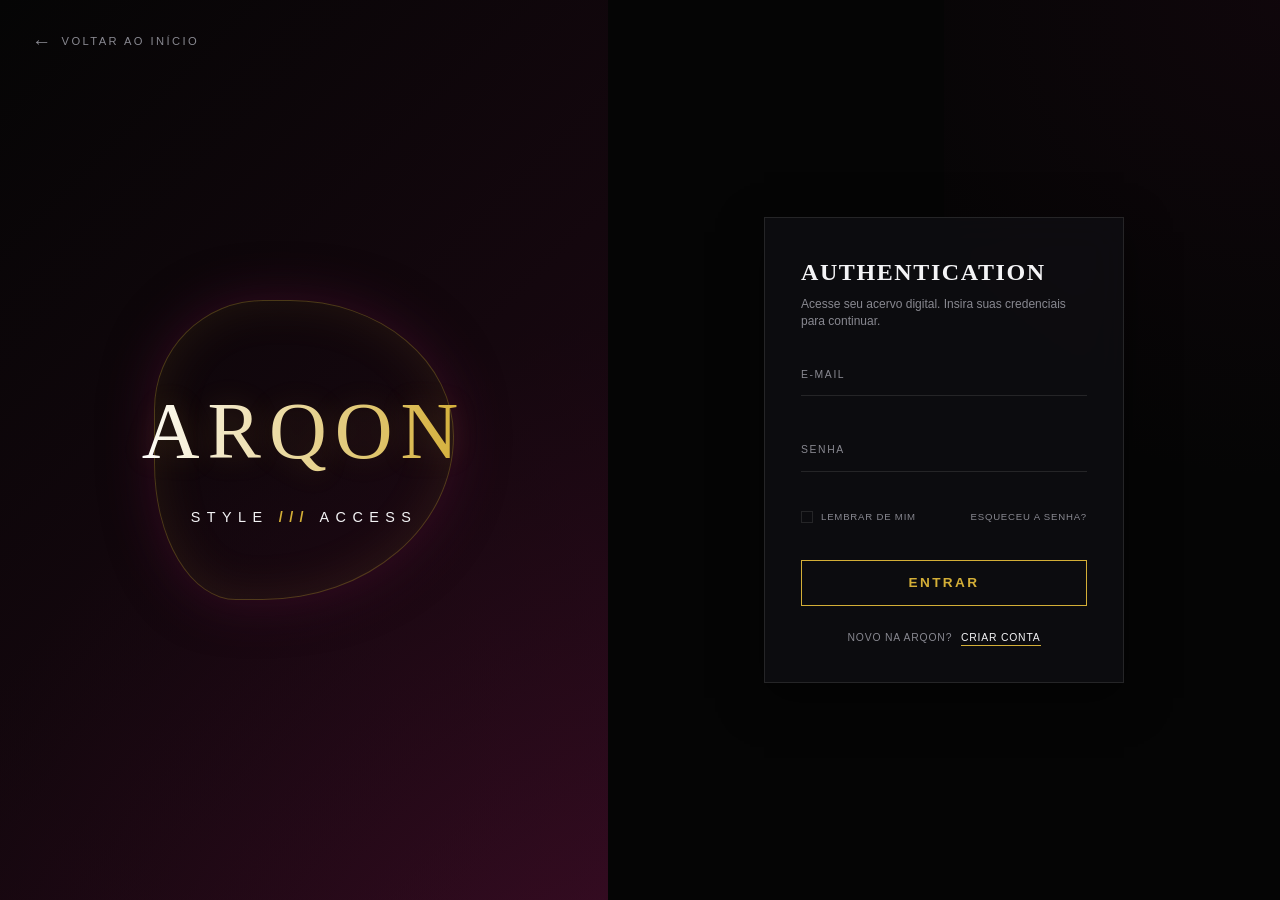
<file: public/login.html>
<!DOCTYPE html>
<html lang="pt-BR">
<head>
    <meta charset="UTF-8">
    <meta name="viewport" content="width=device-width, initial-scale=1.0">
    <title>ARQON - Login/Cadastro</title>
    <link rel="stylesheet" href="style/reset.css">
    <link rel="stylesheet" href="style/login.css">
</head>
<body>

<section class="arqon-register-section">

    <a href="index.html" class="arqon-btn-back">
        <span class="back-icon">&#8592;</span>
        <span class="back-text">VOLTAR AO INÍCIO</span>
    </a>

  <div class="arqon-register-layout">
    
    <div class="arqon-visual-pane">
      <div class="arqon-visual-overlay"></div>
      <div class="arqon-brand-content">
        <h1 class="arqon-logo">ARQON</h1>
        <p class="arqon-tagline">STYLE <span>///</span> ACCESS</p>
        <div class="arqon-abstract-shape"></div>
      </div>
    </div>

    <div class="arqon-form-pane">
      <div class="arqon-form-container">
        
        <form id="arqon-register-form" class="arqon-form" novalidate></form>

      </div>
    </div>

  </div>
</section>

<script src="scripts/login.js"></script>
</body>
</html>
</file>
<file: public/style/login.css>
:root {
  --arqon-bg-dark: #050505;
  --arqon-bg-panel: rgba(15, 15, 18, 0.85);
  --arqon-gold: #D4AF37;
  --arqon-gold-dim: rgba(212, 175, 55, 0.3);
  --arqon-wine: #4A0E2E;
  --arqon-purple-glow: rgba(74, 14, 46, 0.6);
  --arqon-text-light: #F4F4F6;
  --arqon-text-muted: #888890;
  --arqon-border: rgba(255, 255, 255, 0.1);
  --font-display: 'Cinzel', serif;
  --font-sans: 'Inter', sans-serif;
}

body, html {
  margin: 0;
  padding: 0;
  box-sizing: border-box;
  font-family: var(--font-sans);
  background-color: var(--arqon-bg-dark);
  color: var(--arqon-text-light);
  overflow-x: hidden;
}

.arqon-register-section {
  width: 100vw;
  height: 100vh;
  display: flex;
  align-items: center;
  justify-content: center;
  background: radial-gradient(circle at 50% 120%, var(--arqon-purple-glow) 0%, var(--arqon-bg-dark) 60%);
}

.arqon-register-layout {
  display: flex;
  width: 100%;
  height: 100%;
}

.arqon-visual-pane {
  flex: 1;
  position: relative;
  background: url('https://images.unsplash.com/photo-1618932260643-eee4a2f652a6?q=80&w=2000&auto=format&fit=crop') center/cover no-repeat; 
  display: flex;
  align-items: center;
  justify-content: center;
  overflow: hidden;
}

.arqon-visual-overlay {
  position: absolute;
  top: 0;
  left: 0;
  width: 100%;
  height: 100%;
  background: linear-gradient(135deg, rgba(5,5,5,0.8) 0%, rgba(74,14,46,0.4) 100%);
  z-index: 1;
}

.arqon-brand-content {
  position: relative;
  z-index: 2;
  text-align: center;
  animation: float 6s ease-in-out infinite;
}

.arqon-logo {
  font-family: var(--font-display);
  font-size: 5rem;
  font-weight: 300;
  letter-spacing: 0.5rem;
  margin: 0;
  background: linear-gradient(to right, #fff, var(--arqon-gold));
  -webkit-background-clip: text;
  -webkit-text-fill-color: transparent;
  text-shadow: 0 0 30px rgba(212, 175, 55, 0.2);
}

.arqon-tagline {
  font-size: 0.9rem;
  letter-spacing: 0.4rem;
  color: var(--arqon-text-light);
  margin-top: 1rem;
}

.arqon-tagline span {
  color: var(--arqon-gold);
  font-weight: bold;
}

.arqon-abstract-shape {
  position: absolute;
  top: 50%;
  left: 50%;
  transform: translate(-50%, -50%);
  width: 300px;
  height: 300px;
  border: 1px solid var(--arqon-gold-dim);
  border-radius: 40% 60% 70% 30% / 40% 50% 60% 50%;
  animation: morph 8s linear infinite;
  z-index: -1;
  box-shadow: inset 0 0 50px rgba(212, 175, 55, 0.1), 0 0 50px var(--arqon-purple-glow);
}

.arqon-form-pane {
  flex: 1;
  display: flex;
  align-items: center;
  justify-content: center;
  background-color: var(--arqon-bg-dark);
  padding: 2rem;
  position: relative;
}

.arqon-form-pane::before {
  content: '';
  position: absolute;
  top: 0;
  right: 0;
  width: 50%;
  height: 100%;
  background: radial-gradient(circle at top right, var(--arqon-wine) 0%, transparent 50%);
  opacity: 0.15;
  pointer-events: none;
}

.arqon-form-container {
  width: 100%;
  max-width: 360px; 
  background: var(--arqon-bg-panel);
  backdrop-filter: blur(20px);
  -webkit-backdrop-filter: blur(20px);
  padding: 2.25rem; 
  border: 1px solid var(--arqon-border);
  box-shadow: 0 15px 40px rgba(0,0,0,0.5);
}

/* Nova classe adicionada para a transição SPA do JS */
.arqon-form {
  transition: opacity 0.3s ease; 
}

.arqon-form-header {
  margin-bottom: 1.8rem;
}

.arqon-form-header h2 {
  font-family: var(--font-display);
  font-size: 1.5rem;
  margin: 0 0 0.4rem 0;
  color: var(--arqon-text-light);
  letter-spacing: 0.1rem;
}

.arqon-form-header p {
  color: var(--arqon-text-muted);
  font-size: 0.75rem;
  line-height: 1.4;
  margin: 0;
}

.arqon-input-group {
  position: relative;
  margin-bottom: 1.5rem;
}

.arqon-input-group input {
  width: 100%;
  background: transparent;
  border: none;
  border-bottom: 1px solid var(--arqon-border);
  padding: 8px 0;
  color: var(--arqon-text-light);
  font-size: 0.85rem; 
  font-family: var(--font-sans);
  transition: all 0.3s ease;
}

.arqon-input-group input:focus {
  outline: none;
  border-bottom-color: var(--arqon-gold);
  box-shadow: 0 1px 0 var(--arqon-gold);
}

.arqon-input-group label {
  position: absolute;
  top: 8px;
  left: 0;
  font-size: 0.65rem; 
  color: var(--arqon-text-muted);
  letter-spacing: 0.1rem;
  transition: all 0.3s ease;
  pointer-events: none;
}

.arqon-input-group input:focus ~ label,
.arqon-input-group input:not(:placeholder-shown) ~ label {
  top: -10px;
  font-size: 0.55rem;
  color: var(--arqon-gold);
}

.arqon-error-msg {
  display: block;
  color: #ff4a4a;
  font-size: 0.65rem;
  margin-top: 4px;
  min-height: 10px;
  opacity: 0;
  transform: translateY(-5px);
  transition: all 0.3s ease;
}

.arqon-error-msg.active {
  opacity: 1;
  transform: translateY(0);
}

/* Checkbox Styles mantidos para o formulário de Login */
.arqon-form-options {
  display: flex;
  justify-content: space-between;
  align-items: center;
  margin-bottom: 1.5rem;
}

.arqon-checkbox-label {
  display: flex;
  align-items: center;
  font-size: 0.6rem;
  color: var(--arqon-text-muted);
  letter-spacing: 0.05rem;
  cursor: pointer;
}

.arqon-checkbox-label input {
  display: none;
}

.arqon-checkbox-custom {
  width: 12px;
  height: 12px;
  border: 1px solid var(--arqon-border);
  margin-right: 8px;
  position: relative;
  transition: all 0.3s ease;
}

.arqon-checkbox-label input:checked + .arqon-checkbox-custom {
  background-color: var(--arqon-gold);
  border-color: var(--arqon-gold);
}

.arqon-checkbox-label input:checked + .arqon-checkbox-custom::after {
  content: '';
  position: absolute;
  top: 1px;
  left: 3px;
  width: 3px;
  height: 6px;
  border: solid var(--arqon-bg-dark);
  border-width: 0 2px 2px 0;
  transform: rotate(45deg);
}

.arqon-link-subtle {
  font-size: 0.6rem;
  color: var(--arqon-text-muted);
  text-decoration: none;
  letter-spacing: 0.05rem;
  transition: color 0.3s ease;
}

.arqon-link-subtle:hover {
  color: var(--arqon-text-light);
}

.arqon-btn-primary {
  width: 100%;
  padding: 0.75rem; 
  background: transparent;
  border: 1px solid var(--arqon-gold);
  color: var(--arqon-gold);
  font-family: var(--font-sans);
  font-size: 0.85rem;
  font-weight: 600;
  letter-spacing: 0.15rem;
  cursor: pointer;
  position: relative;
  overflow: hidden;
  transition: all 0.4s cubic-bezier(0.25, 0.46, 0.45, 0.94);
  margin-top: 0.75rem; 
}

.arqon-btn-primary .btn-text {
  position: relative;
  z-index: 2;
}

.arqon-btn-primary::before {
  content: '';
  position: absolute;
  top: 0;
  left: -100%;
  width: 100%;
  height: 100%;
  background: var(--arqon-gold);
  transition: all 0.4s ease;
  z-index: 1;
}

.arqon-btn-primary:hover::before {
  left: 0;
}

.arqon-btn-primary:hover {
  color: var(--arqon-bg-dark);
  box-shadow: 0 0 20px var(--arqon-gold-dim);
}

.arqon-form-footer {
  margin-top: 1.5rem;
  text-align: center;
}

.arqon-form-footer p {
  font-size: 0.65rem;
  color: var(--arqon-text-muted);
  letter-spacing: 0.05rem;
}

.arqon-link {
  color: var(--arqon-text-light);
  text-decoration: none;
  border-bottom: 1px solid var(--arqon-gold);
  padding-bottom: 2px;
  margin-left: 5px;
  transition: color 0.3s ease;
}

.arqon-link:hover {
  color: var(--arqon-gold);
}

.arqon-btn-back {
  position: absolute;
  top: 2rem;
  left: 2rem;
  display: flex;
  align-items: center;
  gap: 0.5rem;
  color: var(--arqon-text-muted); 
  text-decoration: none;
  font-family: var(--font-sans);
  font-size: 0.7rem;
  font-weight: 500;
  letter-spacing: 0.15rem;
  z-index: 50; 
  transition: all 0.3s ease;
}

.arqon-btn-back .back-icon {
  font-size: 1.2rem;
  line-height: 1;
  transition: transform 0.3s ease;
}

.arqon-btn-back:hover {
  color: var(--arqon-gold); 
}

.arqon-btn-back:hover .back-icon {
  transform: translateX(-5px); 
}

@keyframes morph {
  0% { border-radius: 40% 60% 70% 30% / 40% 50% 60% 50%; }
  34% { border-radius: 70% 30% 50% 50% / 30% 30% 70% 70%; }
  67% { border-radius: 100% 60% 60% 100% / 100% 100% 60% 60%; }
  100% { border-radius: 40% 60% 70% 30% / 40% 50% 60% 50%; }
}

@keyframes float {
  0% { transform: translateY(0px); }
  50% { transform: translateY(-10px); }
  100% { transform: translateY(0px); }
}

@media (max-width: 992px) {
  .arqon-register-layout { flex-direction: column; }
  .arqon-visual-pane { display: none; }
  .arqon-form-pane { padding: 1.5rem; }
  .arqon-form-container { padding: 1.5rem; border: none; box-shadow: none; background: transparent; }
  .arqon-btn-back { top: 1.5rem; left: 1.5rem; text-shadow: 0 2px 4px rgba(0,0,0,0.8); }
}
</file>
